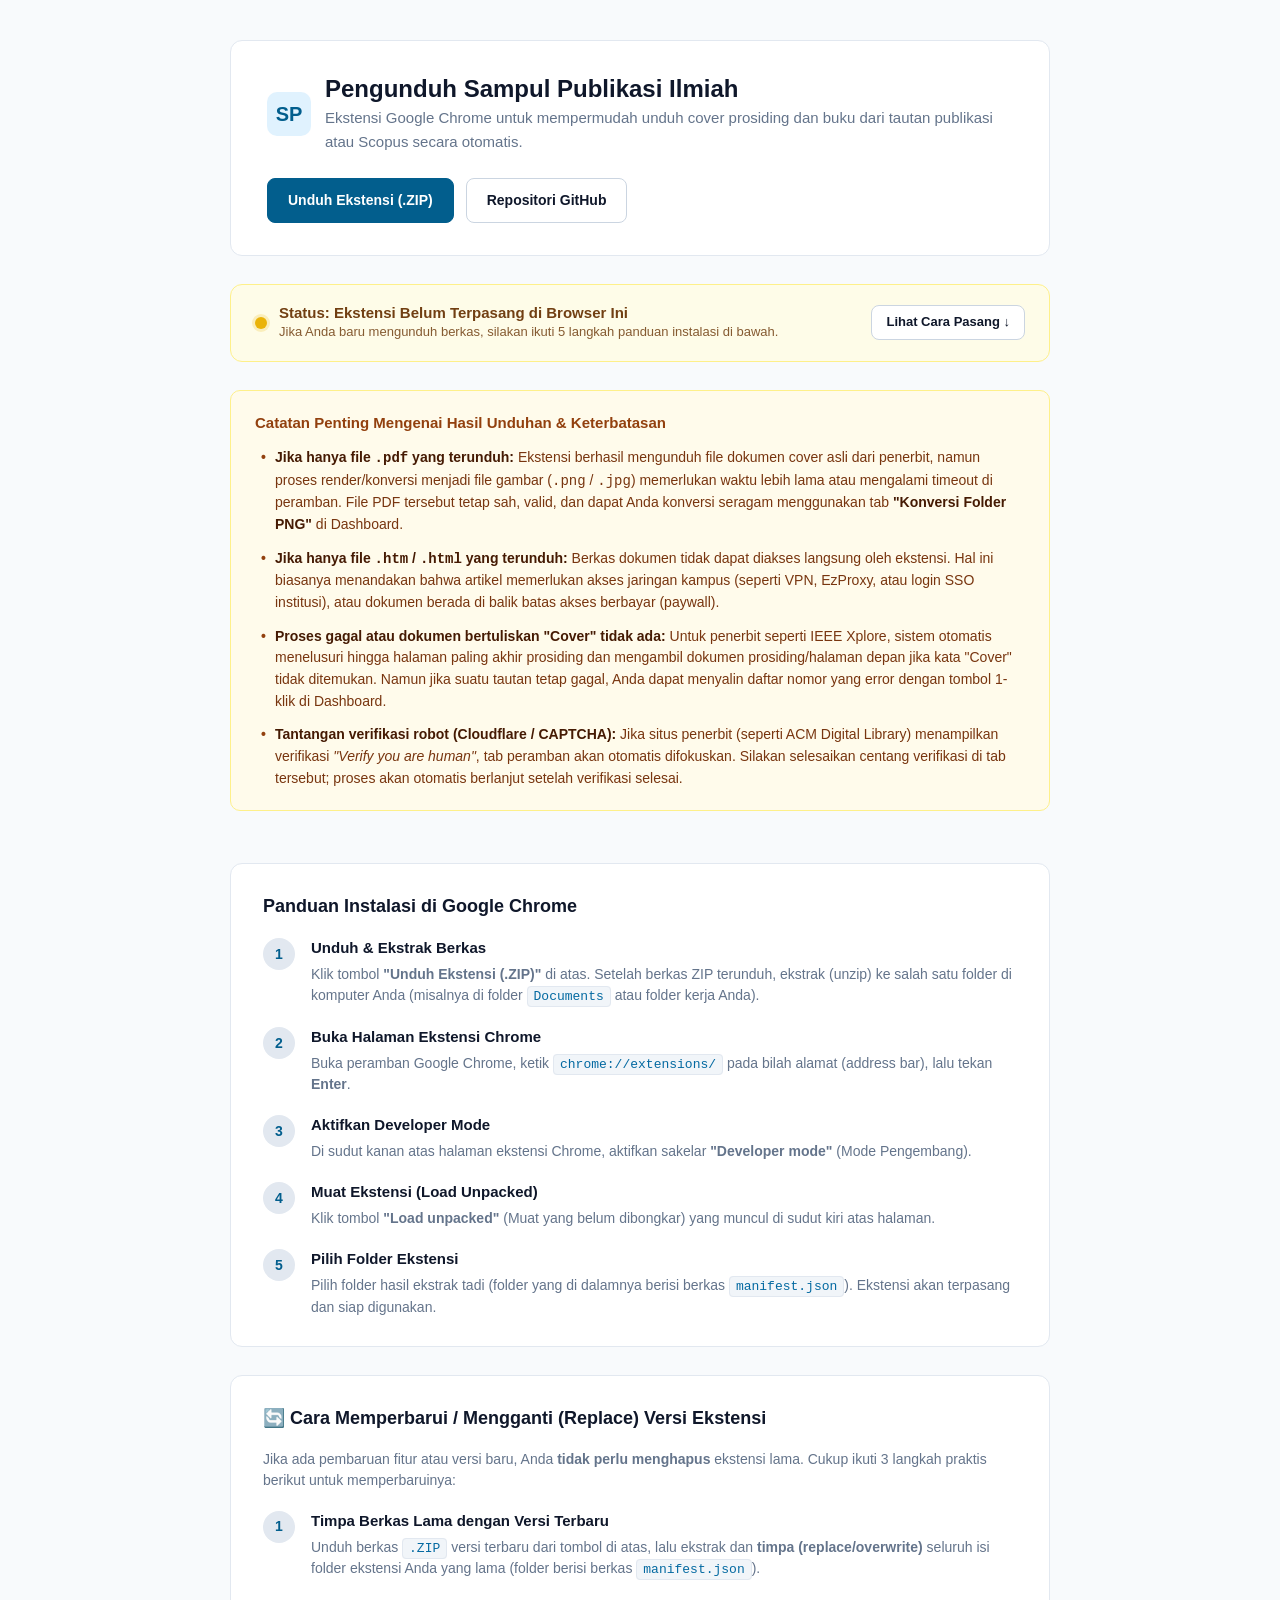
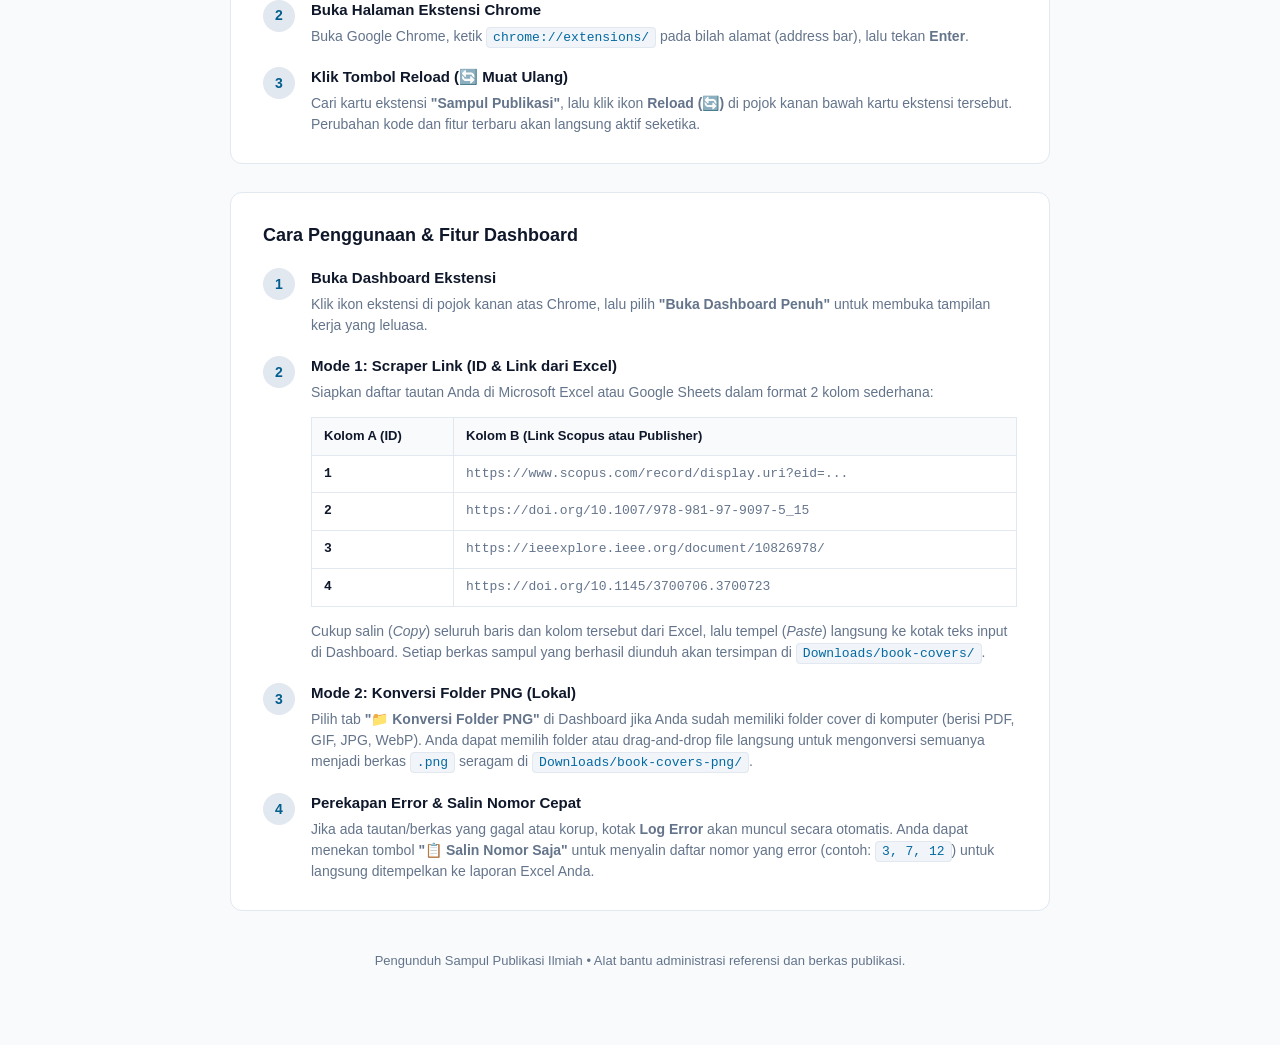
<file: index.html>
<!DOCTYPE html>
<html lang="id">
<head>
  <meta charset="UTF-8">
  <meta name="viewport" content="width=device-width, initial-scale=1.0">
  <title>Pengunduh Sampul Publikasi - Panduan & Instalasi</title>
  <link rel="icon" type="image/png" href="icons/icon48.png">
  <style>
    :root {
      --primary: #025E8D;
      --primary-hover: #01466a;
      --accent: #0070A8;
      --bg-page: #f8fafc;
      --surface: #ffffff;
      --border: #e2e8f0;
      --border-subtle: #cbd5e1;
      --text-main: #0f172a;
      --text-muted: #64748b;
      --warning-bg: #fffbeb;
      --warning-border: #fef08a;
      --warning-text: #92400e;
      --info-bg: #f0f9ff;
      --info-border: #bae6fd;
      --info-text: #0369a1;
    }

    * {
      box-sizing: border-box;
      margin: 0;
      padding: 0;
    }

    body {
      font-family: -apple-system, BlinkMacSystemFont, 'Segoe UI', Roboto, Helvetica, Arial, sans-serif;
      background-color: var(--bg-page);
      color: var(--text-main);
      line-height: 1.6;
      font-size: 15px;
      padding: 40px 20px 80px;
    }

    .container {
      max-width: 820px;
      margin: 0 auto;
      display: flex;
      flex-direction: column;
      gap: 28px;
    }

    /* Header */
    header {
      background: var(--surface);
      border: 1px solid var(--border);
      border-radius: 12px;
      padding: 32px 36px;
      display: flex;
      flex-direction: column;
      gap: 16px;
    }

    .brand-row {
      display: flex;
      align-items: center;
      gap: 14px;
    }

    .brand-icon {
      width: 44px;
      height: 44px;
      background: #e0f2fe;
      color: var(--primary);
      border-radius: 10px;
      display: flex;
      align-items: center;
      justify-content: center;
      font-weight: 800;
      font-size: 20px;
      flex-shrink: 0;
    }

    h1 {
      font-size: 24px;
      font-weight: 700;
      color: var(--text-main);
      line-height: 1.3;
    }

    .tagline {
      font-size: 15px;
      color: var(--text-muted);
      margin-top: 2px;
    }

    .btn-group {
      display: flex;
      flex-wrap: wrap;
      gap: 12px;
      margin-top: 8px;
    }

    .btn {
      display: inline-flex;
      align-items: center;
      justify-content: center;
      gap: 8px;
      padding: 10px 20px;
      font-size: 14px;
      font-weight: 600;
      border-radius: 8px;
      text-decoration: none;
      cursor: pointer;
      transition: background 0.15s ease, border-color 0.15s ease;
    }

    .btn-primary {
      background: var(--primary);
      color: #ffffff;
      border: 1px solid var(--primary);
    }

    .btn-primary:hover {
      background: var(--primary-hover);
      border-color: var(--primary-hover);
    }

    .btn-secondary {
      background: var(--surface);
      color: var(--text-main);
      border: 1px solid var(--border-subtle);
    }

    .btn-secondary:hover {
      background: #f1f5f9;
      border-color: #94a3b8;
    }

    /* Section Cards */
    .card {
      background: var(--surface);
      border: 1px solid var(--border);
      border-radius: 12px;
      padding: 28px 32px;
    }

    .card-title {
      font-size: 18px;
      font-weight: 700;
      margin-bottom: 16px;
      color: var(--text-main);
      display: flex;
      align-items: center;
      gap: 8px;
    }

    /* Important Notes / Callout */
    .callout {
      background: var(--warning-bg);
      border: 1px solid var(--warning-border);
      border-radius: 10px;
      padding: 20px 24px;
      margin-bottom: 24px;
    }

    .callout-header {
      font-size: 15px;
      font-weight: 700;
      color: var(--warning-text);
      margin-bottom: 12px;
    }

    .note-list {
      list-style: none;
      display: flex;
      flex-direction: column;
      gap: 12px;
    }

    .note-list li {
      font-size: 14px;
      color: #78350f;
      line-height: 1.55;
      padding-left: 20px;
      position: relative;
    }

    .note-list li::before {
      content: "•";
      position: absolute;
      left: 6px;
      font-weight: bold;
      color: var(--warning-text);
    }

    .note-list strong {
      color: #451a03;
    }

    /* Steps */
    .steps-list {
      display: flex;
      flex-direction: column;
      gap: 18px;
    }

    .step-item {
      display: flex;
      gap: 16px;
      align-items: flex-start;
    }

    .step-num {
      width: 32px;
      height: 32px;
      background: #e2e8f0;
      color: var(--primary);
      border-radius: 50%;
      font-weight: 700;
      font-size: 14px;
      display: flex;
      align-items: center;
      justify-content: center;
      flex-shrink: 0;
      margin-top: 2px;
    }

    .step-content h3 {
      font-size: 15px;
      font-weight: 600;
      margin-bottom: 4px;
      color: var(--text-main);
    }

    .step-content p {
      font-size: 14px;
      color: var(--text-muted);
      line-height: 1.5;
    }

    .step-content code {
      background: #f1f5f9;
      border: 1px solid var(--border);
      border-radius: 4px;
      padding: 2px 6px;
      font-size: 13px;
      color: #0369a1;
      font-family: ui-monospace, SFMono-Regular, Menlo, Monaco, Consolas, monospace;
    }

    /* Table format sample */
    .table-sample {
      width: 100%;
      border-collapse: collapse;
      margin: 14px 0;
      font-size: 13px;
    }

    .table-sample th,
    .table-sample td {
      border: 1px solid var(--border);
      padding: 8px 12px;
      text-align: left;
    }

    .table-sample th {
      background: #f8fafc;
      font-weight: 600;
      color: var(--text-main);
    }

    .table-sample td {
      background: #ffffff;
      color: var(--text-muted);
      font-family: ui-monospace, SFMono-Regular, Menlo, Monaco, Consolas, monospace;
    }

    .table-sample td.id-col {
      font-weight: 600;
      color: var(--text-main);
    }

    /* Status Card Deteksi Ekstensi */
    .status-card {
      border-radius: 12px;
      padding: 18px 24px;
      display: flex;
      align-items: center;
      justify-content: space-between;
      gap: 16px;
      flex-wrap: wrap;
      transition: all 0.3s ease;
    }

    .status-card.uninstalled {
      background: #fefce8;
      border: 1px solid #fef08a;
      color: #713f12;
    }

    .status-card.installed {
      background: #f0fdf4;
      border: 1px solid #bbf7d0;
      color: #14532d;
    }

    .status-info {
      display: flex;
      align-items: center;
      gap: 12px;
    }

    .status-badge-dot {
      width: 12px;
      height: 12px;
      border-radius: 50%;
      flex-shrink: 0;
    }

    .uninstalled .status-badge-dot {
      background: #eab308;
      box-shadow: 0 0 0 3px rgba(234, 179, 8, 0.2);
    }

    .installed .status-badge-dot {
      background: #22c55e;
      box-shadow: 0 0 0 3px rgba(34, 197, 94, 0.2);
    }

    .status-title {
      font-size: 15px;
      font-weight: 700;
      line-height: 1.3;
    }

    .status-sub {
      font-size: 13px;
      opacity: 0.85;
    }

    .btn-success {
      background: #16a34a;
      color: #ffffff;
      border: 1px solid #16a34a;
    }

    .btn-success:hover {
      background: #15803d;
      border-color: #15803d;
    }

    /* Footer */
    footer {
      text-align: center;
      font-size: 13px;
      color: var(--text-muted);
      padding-top: 12px;
    }
  </style>
</head>
<body>

  <div class="container">

    <!-- Header Section -->
    <header>
      <div class="brand-row">
        <div class="brand-icon">SP</div>
        <div>
          <h1>Pengunduh Sampul Publikasi Ilmiah</h1>
          <p class="tagline">Ekstensi Google Chrome untuk mempermudah unduh cover prosiding dan buku dari tautan publikasi atau Scopus secara otomatis.</p>
        </div>
      </div>

      <div class="btn-group">
        <a href="https://github.com/atiohaidar/sampul-publikasi/archive/refs/heads/master.zip" class="btn btn-primary" download>
          Unduh Ekstensi (.ZIP)
        </a>
        <a href="https://github.com/atiohaidar/sampul-publikasi" target="_blank" rel="noopener noreferrer" class="btn btn-secondary">
          Repositori GitHub
        </a>
      </div>
    </header>

    <!-- Banner Deteksi Status Ekstensi -->
    <div id="extensionStatusBanner" class="status-card uninstalled">
      <div class="status-info">
        <div class="status-badge-dot"></div>
        <div>
          <div id="statusTitleText" class="status-title">Status: Ekstensi Belum Terpasang di Browser Ini</div>
          <div id="statusSubText" class="status-sub">Jika Anda baru mengunduh berkas, silakan ikuti 5 langkah panduan instalasi di bawah.</div>
        </div>
      </div>
      <div id="statusActionArea">
        <a href="#installationSection" class="btn btn-secondary" style="font-size: 13px; padding: 6px 14px;">
          Lihat Cara Pasang ↓
        </a>
      </div>
    </div>

    <!-- Catatan Penting -->
    <div class="callout">
      <div class="callout-header">Catatan Penting Mengenai Hasil Unduhan & Keterbatasan</div>
      <ul class="note-list">
        <li>
          <strong>Jika hanya file <code>.pdf</code> yang terunduh:</strong> Ekstensi berhasil mengunduh file dokumen cover asli dari penerbit, namun proses render/konversi menjadi file gambar (<code>.png</code> / <code>.jpg</code>) memerlukan waktu lebih lama atau mengalami timeout di peramban. File PDF tersebut tetap sah, valid, dan dapat Anda konversi seragam menggunakan tab <strong>"Konversi Folder PNG"</strong> di Dashboard.
        </li>
        <li>
          <strong>Jika hanya file <code>.htm</code> / <code>.html</code> yang terunduh:</strong> Berkas dokumen tidak dapat diakses langsung oleh ekstensi. Hal ini biasanya menandakan bahwa artikel memerlukan akses jaringan kampus (seperti VPN, EzProxy, atau login SSO institusi), atau dokumen berada di balik batas akses berbayar (paywall).
        </li>
        <li>
          <strong>Proses gagal atau dokumen bertuliskan "Cover" tidak ada:</strong> Untuk penerbit seperti IEEE Xplore, sistem otomatis menelusuri hingga halaman paling akhir prosiding dan mengambil dokumen prosiding/halaman depan jika kata "Cover" tidak ditemukan. Namun jika suatu tautan tetap gagal, Anda dapat menyalin daftar nomor yang error dengan tombol 1-klik di Dashboard.
        </li>
        <li>
          <strong>Tantangan verifikasi robot (Cloudflare / CAPTCHA):</strong> Jika situs penerbit (seperti ACM Digital Library) menampilkan verifikasi <em>"Verify you are human"</em>, tab peramban akan otomatis difokuskan. Silakan selesaikan centang verifikasi di tab tersebut; proses akan otomatis berlanjut setelah verifikasi selesai.
        </li>
      </ul>
    </div>

    <!-- Panduan Instalasi -->
    <section class="card" id="installationSection">
      <h2 class="card-title">Panduan Instalasi di Google Chrome</h2>
      <div class="steps-list">
        <div class="step-item">
          <div class="step-num">1</div>
          <div class="step-content">
            <h3>Unduh & Ekstrak Berkas</h3>
            <p>Klik tombol <strong>"Unduh Ekstensi (.ZIP)"</strong> di atas. Setelah berkas ZIP terunduh, ekstrak (unzip) ke salah satu folder di komputer Anda (misalnya di folder <code>Documents</code> atau folder kerja Anda).</p>
          </div>
        </div>

        <div class="step-item">
          <div class="step-num">2</div>
          <div class="step-content">
            <h3>Buka Halaman Ekstensi Chrome</h3>
            <p>Buka peramban Google Chrome, ketik <code>chrome://extensions/</code> pada bilah alamat (address bar), lalu tekan <strong>Enter</strong>.</p>
          </div>
        </div>

        <div class="step-item">
          <div class="step-num">3</div>
          <div class="step-content">
            <h3>Aktifkan Developer Mode</h3>
            <p>Di sudut kanan atas halaman ekstensi Chrome, aktifkan sakelar <strong>"Developer mode"</strong> (Mode Pengembang).</p>
          </div>
        </div>

        <div class="step-item">
          <div class="step-num">4</div>
          <div class="step-content">
            <h3>Muat Ekstensi (Load Unpacked)</h3>
            <p>Klik tombol <strong>"Load unpacked"</strong> (Muat yang belum dibongkar) yang muncul di sudut kiri atas halaman.</p>
          </div>
        </div>

        <div class="step-item">
          <div class="step-num">5</div>
          <div class="step-content">
            <h3>Pilih Folder Ekstensi</h3>
            <p>Pilih folder hasil ekstrak tadi (folder yang di dalamnya berisi berkas <code>manifest.json</code>). Ekstensi akan terpasang dan siap digunakan.</p>
          </div>
        </div>
      </div>
    </section>

    <!-- Panduan Pembaruan / Replace Ekstensi -->
    <section class="card">
      <h2 class="card-title">🔄 Cara Memperbarui / Mengganti (Replace) Versi Ekstensi</h2>
      <p style="font-size: 14px; color: var(--text-muted); margin-bottom: 18px; line-height: 1.5;">
        Jika ada pembaruan fitur atau versi baru, Anda <strong>tidak perlu menghapus</strong> ekstensi lama. Cukup ikuti 3 langkah praktis berikut untuk memperbaruinya:
      </p>

      <div class="steps-list">
        <div class="step-item">
          <div class="step-num">1</div>
          <div class="step-content">
            <h3>Timpa Berkas Lama dengan Versi Terbaru</h3>
            <p>Unduh berkas <code>.ZIP</code> versi terbaru dari tombol di atas, lalu ekstrak dan <strong>timpa (replace/overwrite)</strong> seluruh isi folder ekstensi Anda yang lama (folder berisi berkas <code>manifest.json</code>).</p>
          </div>
        </div>

        <div class="step-item">
          <div class="step-num">2</div>
          <div class="step-content">
            <h3>Buka Halaman Ekstensi Chrome</h3>
            <p>Buka Google Chrome, ketik <code>chrome://extensions/</code> pada bilah alamat (address bar), lalu tekan <strong>Enter</strong>.</p>
          </div>
        </div>

        <div class="step-item">
          <div class="step-num">3</div>
          <div class="step-content">
            <h3>Klik Tombol Reload (🔄 Muat Ulang)</h3>
            <p>Cari kartu ekstensi <strong>"Sampul Publikasi"</strong>, lalu klik ikon <strong>Reload (🔄)</strong> di pojok kanan bawah kartu ekstensi tersebut. Perubahan kode dan fitur terbaru akan langsung aktif seketika.</p>
          </div>
        </div>
      </div>
    </section>

    <!-- Panduan Penggunaan -->
    <section class="card">
      <h2 class="card-title">Cara Penggunaan & Fitur Dashboard</h2>
      <div class="steps-list">
        <div class="step-item">
          <div class="step-num">1</div>
          <div class="step-content">
            <h3>Buka Dashboard Ekstensi</h3>
            <p>Klik ikon ekstensi di pojok kanan atas Chrome, lalu pilih <strong>"Buka Dashboard Penuh"</strong> untuk membuka tampilan kerja yang leluasa.</p>
          </div>
        </div>

        <div class="step-item">
          <div class="step-num">2</div>
          <div class="step-content">
            <h3>Mode 1: Scraper Link (ID & Link dari Excel)</h3>
            <p>Siapkan daftar tautan Anda di Microsoft Excel atau Google Sheets dalam format 2 kolom sederhana:</p>
            
            <table class="table-sample">
              <thead>
                <tr>
                  <th>Kolom A (ID)</th>
                  <th>Kolom B (Link Scopus atau Publisher)</th>
                </tr>
              </thead>
              <tbody>
                <tr>
                  <td class="id-col">1</td>
                  <td>https://www.scopus.com/record/display.uri?eid=...</td>
                </tr>
                <tr>
                  <td class="id-col">2</td>
                  <td>https://doi.org/10.1007/978-981-97-9097-5_15</td>
                </tr>
                <tr>
                  <td class="id-col">3</td>
                  <td>https://ieeexplore.ieee.org/document/10826978/</td>
                </tr>
                <tr>
                  <td class="id-col">4</td>
                  <td>https://doi.org/10.1145/3700706.3700723</td>
                </tr>
              </tbody>
            </table>

            <p>Cukup salin (<em>Copy</em>) seluruh baris dan kolom tersebut dari Excel, lalu tempel (<em>Paste</em>) langsung ke kotak teks input di Dashboard. Setiap berkas sampul yang berhasil diunduh akan tersimpan di <code>Downloads/book-covers/</code>.</p>
          </div>
        </div>

        <div class="step-item">
          <div class="step-num">3</div>
          <div class="step-content">
            <h3>Mode 2: Konversi Folder PNG (Lokal)</h3>
            <p>Pilih tab <strong>"📁 Konversi Folder PNG"</strong> di Dashboard jika Anda sudah memiliki folder cover di komputer (berisi PDF, GIF, JPG, WebP). Anda dapat memilih folder atau drag-and-drop file langsung untuk mengonversi semuanya menjadi berkas <code>.png</code> seragam di <code>Downloads/book-covers-png/</code>.</p>
          </div>
        </div>

        <div class="step-item">
          <div class="step-num">4</div>
          <div class="step-content">
            <h3>Perekapan Error & Salin Nomor Cepat</h3>
            <p>Jika ada tautan/berkas yang gagal atau korup, kotak <strong>Log Error</strong> akan muncul secara otomatis. Anda dapat menekan tombol <strong>"📋 Salin Nomor Saja"</strong> untuk menyalin daftar nomor yang error (contoh: <code>3, 7, 12</code>) untuk langsung ditempelkan ke laporan Excel Anda.</p>
          </div>
        </div>
      </div>
    </section>

    <footer>
      <p>Pengunduh Sampul Publikasi Ilmiah &bull; Alat bantu administrasi referensi dan berkas publikasi.</p>
    </footer>

  </div>

  <!-- Script Deteksi Ekstensi -->
  <script>
    (function() {
      const banner = document.getElementById('extensionStatusBanner');
      const titleText = document.getElementById('statusTitleText');
      const subText = document.getElementById('statusSubText');
      const actionArea = document.getElementById('statusActionArea');

      function updateStatus(detail) {
        if (!banner) return;
        banner.className = 'status-card installed';
        const ver = (detail && detail.version) ? detail.version : '1.1.0';
        titleText.innerHTML = 'Status: ✓ Ekstensi Sampul Publikasi Terpasang & Aktif (v' + ver + ')';
        subText.innerText = 'Ekstensi siap digunakan! Anda dapat langsung membuka Dashboard Scraper penuh.';
        
        let dashUrl = (detail && detail.dashboardUrl) ? detail.dashboardUrl : 'dashboard/dashboard.html';
        actionArea.innerHTML = '<a href="' + dashUrl + '" target="_blank" class="btn btn-success" style="font-size: 13px; padding: 8px 16px;">🚀 Buka Dashboard Scraper</a>';
      }

      // 1. Cek via atribut HTML jika content script sudah berjalan lebih awal
      if (document.documentElement.getAttribute('data-extension-installed') === 'true') {
        const ver = document.documentElement.getAttribute('data-extension-version') || '1.1.0';
        updateStatus({ version: ver });
      }

      // 2. Dengarkan CustomEvent dari content script detector.js
      window.addEventListener('SAMPUL_PUBLIKASI_INSTALLED', function(e) {
        updateStatus(e.detail || {});
      });
    })();
  </script>

</body>
</html>
</file>
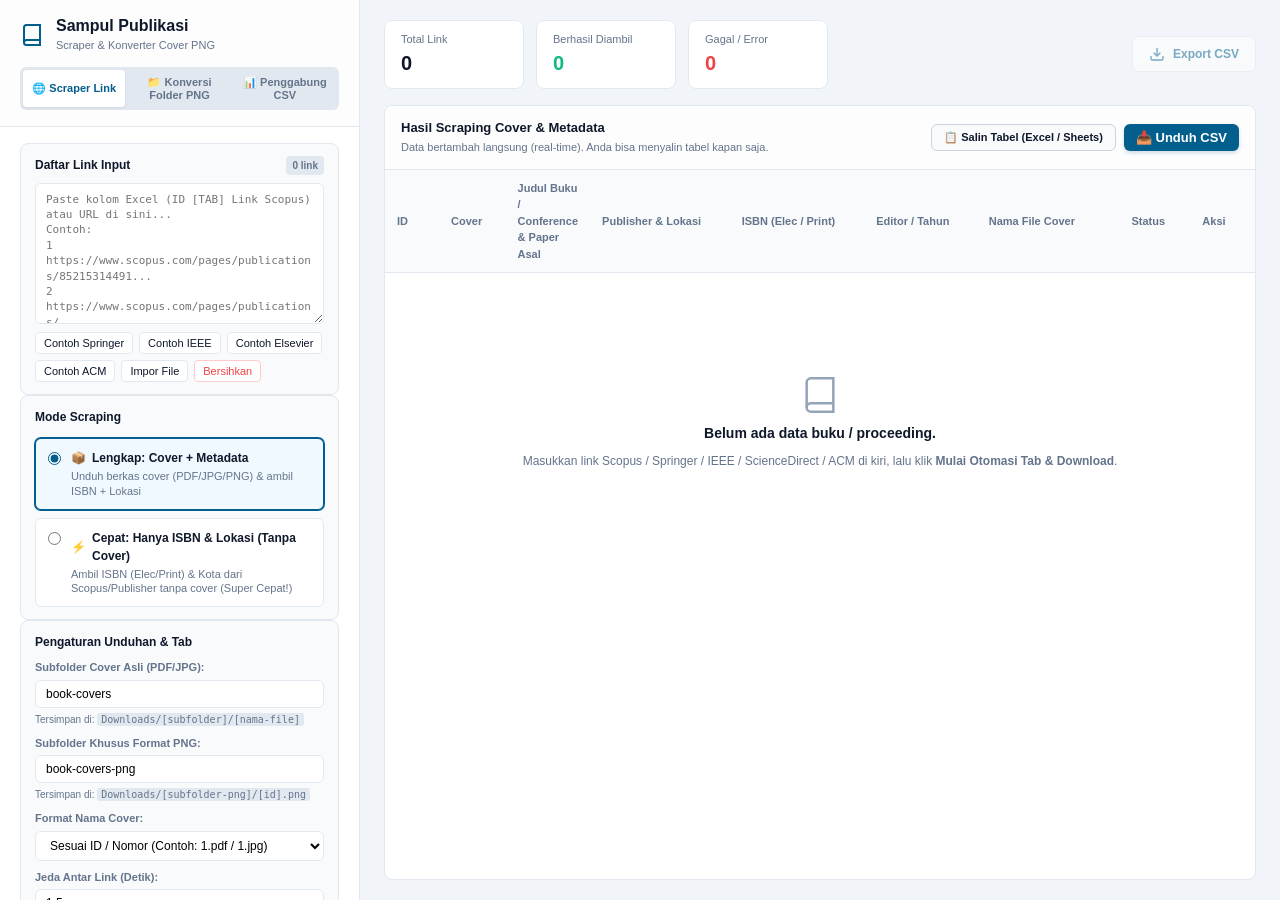
<file: dashboard/dashboard.html>
<!DOCTYPE html>
<html lang="id">
<head>
  <meta charset="UTF-8">
  <meta name="viewport" content="width=device-width, initial-scale=1.0">
  <title>Scopus, Springer & IEEE Scraper Dashboard</title>
  <link rel="stylesheet" href="dashboard.css">
</head>
<body>
  <div class="dashboard-layout">
    <!-- Sidebar / Config Panel -->
    <aside class="sidebar">
      <div class="sidebar-header">
        <div class="logo">
          <svg width="24" height="24" viewBox="0 0 24 24" fill="none" stroke="currentColor" stroke-width="2">
            <path d="M4 19.5A2.5 2.5 0 0 1 6.5 17H20"></path>
            <path d="M6.5 2H20v20H6.5A2.5 2.5 0 0 1 4 19.5v-15A2.5 2.5 0 0 1 6.5 2z"></path>
          </svg>
          <div>
            <h2>Sampul Publikasi</h2>
            <span class="subtitle">Scraper & Konverter Cover PNG</span>
          </div>
        </div>
        <div class="mode-tabs">
          <button id="tabBtnScraper" class="mode-tab-btn active" type="button">
            🌐 Scraper Link
          </button>
          <button id="tabBtnConverter" class="mode-tab-btn" type="button">
            📁 Konversi Folder PNG
          </button>
          <button id="tabBtnMerger" class="mode-tab-btn" type="button">
            📊 Penggabung CSV
          </button>
        </div>
      </div>

      <div class="sidebar-content">
        <!-- TAB 1: Panel Scraper Link -->
        <div id="sidebarScraperPanel" class="sidebar-tab-content">
          <!-- URLs Input Area -->
          <div class="panel-box">
            <div class="panel-header">
              <label for="dashUrlInput">Daftar Link Input</label>
              <span id="dashUrlCount" class="badge">0 link</span>
            </div>
            <textarea 
              id="dashUrlInput" 
              placeholder="Paste kolom Excel (ID [TAB] Link Scopus) atau URL di sini...&#10;Contoh:&#10;1	https://www.scopus.com/pages/publications/85215314491...&#10;2	https://www.scopus.com/pages/publications/...&#10;&#10;* Nama file cover (JPG / PDF) otomatis dinamai sesuai ID!"
              rows="8"
            ></textarea>
            <div class="input-actions">
              <button id="btnDashSample" class="btn-sm btn-ghost" type="button">Contoh Springer</button>
              <button id="btnDashSampleIeee" class="btn-sm btn-ghost" type="button">Contoh IEEE</button>
              <button id="btnDashSampleSd" class="btn-sm btn-ghost" type="button">Contoh Elsevier</button>
              <button id="btnDashSampleAcm" class="btn-sm btn-ghost" type="button">Contoh ACM</button>
              <button id="btnDashImportFile" class="btn-sm btn-ghost" type="button">Impor File</button>
              <input type="file" id="fileInputTxt" accept=".txt,.csv" style="display: none;">
              <button id="btnDashClear" class="btn-sm btn-ghost-danger" type="button">Bersihkan</button>
            </div>
          </div>

          <!-- Pilihan Mode Scraping: Cover vs Hanya ISBN & Kota -->
          <div class="panel-box">
            <h3 class="panel-title">Mode Scraping</h3>
            <div class="dash-mode-options">
              <label class="dash-mode-card" id="dashCardFull">
                <input type="radio" name="dashScrapeMode" id="dashModeFull" value="full" checked>
                <div class="dash-mode-info">
                  <div class="dash-mode-title">
                    <span class="mode-icon">📦</span>
                    <strong>Lengkap: Cover + Metadata</strong>
                  </div>
                  <p class="dash-mode-desc">Unduh berkas cover (PDF/JPG/PNG) & ambil ISBN + Lokasi</p>
                </div>
              </label>

              <label class="dash-mode-card" id="dashCardMetaOnly">
                <input type="radio" name="dashScrapeMode" id="dashModeMetaOnly" value="meta_only">
                <div class="dash-mode-info">
                  <div class="dash-mode-title">
                    <span class="mode-icon">⚡</span>
                    <strong>Cepat: Hanya ISBN & Lokasi (Tanpa Cover)</strong>
                  </div>
                  <p class="dash-mode-desc">Ambil ISBN (Elec/Print) & Kota dari Scopus/Publisher tanpa cover (Super Cepat!)</p>
                </div>
              </label>
            </div>
          </div>

          <!-- Download & Naming Settings -->
          <div class="panel-box" id="dashSettingsPanelBox">
            <h3 class="panel-title">Pengaturan Unduhan & Tab</h3>
            
            <div class="form-item" id="dashFormItemSubfolder">
              <label for="dashSubfolder">Subfolder Cover Asli (PDF/JPG):</label>
              <input type="text" id="dashSubfolder" value="book-covers" placeholder="book-covers">
              <span class="hint">Tersimpan di: <code>Downloads/[subfolder]/[nama-file]</code></span>
            </div>

            <div class="form-item" id="formItemSubfolderPng">
              <label for="dashSubfolderPng">Subfolder Khusus Format PNG:</label>
              <input type="text" id="dashSubfolderPng" value="book-covers-png" placeholder="book-covers-png">
              <span class="hint">Tersimpan di: <code>Downloads/[subfolder-png]/[id].png</code></span>
            </div>

            <div class="form-item" id="dashFormItemNaming">
              <label for="dashNamingPattern">Format Nama Cover:</label>
              <select id="dashNamingPattern">
                <option value="id_only" selected>Sesuai ID / Nomor (Contoh: 1.pdf / 1.jpg)</option>
                <option value="title">Judul Buku / Conference Saja</option>
                <option value="isbn_title">[ISBN/ID] Judul Buku / Conference</option>
                <option value="index_title">001 - Judul Buku / Conference</option>
              </select>
            </div>

            <div class="form-item">
              <label for="dashDelay">Jeda Antar Link (Detik):</label>
              <input type="number" id="dashDelay" value="1.5" min="0.5" max="10" step="0.5">
              <span class="hint">Waktu tunggu sebelum membuka link berikutnya</span>
            </div>

            <div class="form-checkboxes">
              <label class="chk-label" style="font-weight: 600; color: #025e8d;">
                <input type="checkbox" id="dashChkActiveTab" checked>
                <span>Fokuskan Tab (Ikuti proses pembukaan tab secara visual)</span>
              </label>
              <label class="chk-label" id="dashChkPngFolderLabel" style="font-weight: 600; color: #059669;">
                <input type="checkbox" id="dashChkPngFolder" checked>
                <span>Buat Folder Khusus Lampiran PNG (.png)</span>
              </label>
              <label class="chk-label" id="dashChkCoversLabel">
                <input type="checkbox" id="dashChkCovers" checked>
                <span>Download Berkas Cover Asli (PDF / JPG / GIF)</span>
              </label>
              <label class="chk-label">
                <input type="checkbox" id="dashChkAutoCsv" checked>
                <span>Download File CSV Otomatis Saat Selesai</span>
              </label>
            </div>
          </div>

          <!-- Action Buttons -->
          <div class="action-panel">
            <button id="btnDashStart" class="btn-primary" type="button">
              <svg width="18" height="18" viewBox="0 0 24 24" fill="none" stroke="currentColor" stroke-width="2">
                <polygon points="5 3 19 12 5 21 5 3"></polygon>
              </svg>
              <span id="dashStartText">Mulai Otomasi Tab & Download</span>
            </button>
            <button id="btnDashSkip" class="btn-warning hidden" type="button" title="Lewati link yang sedang berjalan dan langsung lanjut ke link berikutnya">
              <svg width="16" height="16" viewBox="0 0 24 24" fill="none" stroke="currentColor" stroke-width="2">
                <polygon points="5 4 15 12 5 20 5 4"></polygon>
                <line x1="19" y1="5" x2="19" y2="19"></line>
              </svg>
              <span>Lewati</span>
            </button>
            <button id="btnDashStop" class="btn-danger hidden" type="button">
              <svg width="16" height="16" viewBox="0 0 24 24" fill="none" stroke="currentColor" stroke-width="2">
                <rect x="6" y="6" width="12" height="12"></rect>
              </svg>
              <span>Hentikan</span>
            </button>
            <button id="btnDashRetryFailed" class="btn-warning hidden" type="button" style="width: 100%; margin-top: 6px;">
              <svg width="16" height="16" viewBox="0 0 24 24" fill="none" stroke="currentColor" stroke-width="2">
                <polyline points="1 4 1 10 7 10"></polyline>
                <path d="M3.51 15a9 9 0 1 0 2.13-9.36L1 10"></path>
              </svg>
              <span id="dashRetryText">Coba Lagi yang Gagal</span>
            </button>
          </div>
        </div>

        <!-- TAB 2: Panel Konverter Folder PNG -->
        <div id="sidebarConverterPanel" class="sidebar-tab-content hidden">
          <!-- Folder Selection Area -->
          <div class="panel-box">
            <div class="panel-header">
              <label>Pilih Folder Berkas Cover</label>
              <span id="convFileCountBadge" class="badge">0 file</span>
            </div>
            <p style="font-size:11px;color:var(--text-muted);margin:4px 0 8px 0;line-height:1.4;">
              Pilih folder cover yang sudah ada di komputer Anda (PDF, GIF, JPG, dll.) untuk dikonversi menjadi format PNG yang seragam.
            </p>
            <div style="display:flex;flex-direction:column;gap:8px;">
              <button id="btnPickFolder" class="btn-primary" type="button" style="justify-content:center;">
                <svg width="16" height="16" viewBox="0 0 24 24" fill="none" stroke="currentColor" stroke-width="2">
                  <path d="M22 19a2 2 0 0 1-2 2H4a2 2 0 0 1-2-2V5a2 2 0 0 1 2-2h5l2 3h9a2 2 0 0 1 2 2z"></path>
                </svg>
                <span>Pilih Folder Cover (Lokal)</span>
              </button>
              <input type="file" id="inputFolderFiles" webkitdirectory directory multiple style="display:none;">

              <button id="btnPickFiles" class="btn-sm btn-ghost" type="button" style="justify-content:center;padding:7px 10px;">
                📄 Atau Pilih File Sekaligus
              </button>
              <input type="file" id="inputFileList" multiple accept=".pdf,.jpg,.jpeg,.gif,.webp,.png" style="display:none;">
            </div>
          </div>

          <!-- Target Subfolder Settings -->
          <div class="panel-box">
            <h3 class="panel-title">Folder Tujuan Hasil PNG</h3>
            <div class="form-item">
              <label for="convTargetSubfolder">Nama Subfolder:</label>
              <input type="text" id="convTargetSubfolder" value="book-covers-png" placeholder="book-covers-png">
              <span class="hint">Disimpan di: <code>Downloads/[subfolder]/[nomor].png</code></span>
            </div>
            <div style="background:#f1f5f9;padding:10px 12px;border-radius:6px;font-size:11px;border:1px solid var(--border);margin-top:4px;">
              <div><b>Total Berkas Terpilih:</b> <span id="convStatTotal">0 berkas</span></div>
              <div style="color:var(--text-muted);font-size:10px;margin-top:3px;" id="convStatBreakdown">
                PDF: 0 | GIF: 0 | JPG/WebP: 0
              </div>
            </div>
          </div>

          <!-- Action Buttons Converter -->
          <div class="action-panel">
            <button id="btnStartConvert" class="btn-primary" type="button" style="background:#059669;" disabled>
              <svg width="18" height="18" viewBox="0 0 24 24" fill="none" stroke="currentColor" stroke-width="2">
                <polygon points="5 3 19 12 5 21 5 3"></polygon>
              </svg>
              <span>Mulai Konversi ke PNG</span>
            </button>
            <button id="btnStopConvert" class="btn-danger hidden" type="button">
              <svg width="16" height="16" viewBox="0 0 24 24" fill="none" stroke="currentColor" stroke-width="2">
                <rect x="6" y="6" width="12" height="12"></rect>
              </svg>
              <span>Hentikan</span>
            </button>
            <button id="btnClearConvert" class="btn-sm btn-ghost-danger" type="button" style="width:100%;margin-top:4px;">
              Reset Pilihan Berkas
            </button>
          </div>
        </div>

        <!-- TAB 3: Panel Penggabung CSV -->
        <div id="sidebarMergerPanel" class="sidebar-tab-content hidden">
          <div class="panel-box">
            <h3 class="panel-title">Pilih File CSV yang Ingin Digabung</h3>
            <p style="font-size:11px;color:var(--text-muted);margin:4px 0 8px 0;line-height:1.4;">
              Pilih beberapa berkas CSV hasil scraper sebelumnya untuk digabungkan menjadi 1 file & 1 tabel utuh.
            </p>
            <div style="display:flex;flex-direction:column;gap:8px;">
              <button id="btnPickCsvFiles" class="btn-primary" type="button" style="justify-content:center;background:#025e8d;">
                <svg width="16" height="16" viewBox="0 0 24 24" fill="none" stroke="currentColor" stroke-width="2">
                  <path d="M14 2H6a2 2 0 0 0-2 2v16a2 2 0 0 0 2 2h12a2 2 0 0 0 2-2V8z"></path>
                  <polyline points="14 2 14 8 20 8"></polyline>
                </svg>
                <span>Pilih Berkas CSV (.csv)</span>
              </button>
              <input type="file" id="inputCsvFileList" multiple accept=".csv" style="display:none;">
            </div>
            <div style="background:#f1f5f9;padding:10px 12px;border-radius:6px;font-size:11px;border:1px solid var(--border);margin-top:10px;">
              <div><b>Total File Terpilih:</b> <span id="mergerStatFiles">0 file</span></div>
              <div style="color:var(--text-muted);font-size:10px;margin-top:3px;" id="mergerStatBreakdown">
                Siap digabungkan
              </div>
            </div>
          </div>

          <div class="panel-box">
            <h3 class="panel-title">Opsi Penggabungan</h3>
            <div class="form-checkboxes">
              <label class="chk-label" style="font-weight: 600; color: #025e8d;">
                <input type="checkbox" id="chkDeduplicateCsv" checked>
                <span>Hapus Duplikat (Gagal Dibuang, Berhasil Diprioritaskan)</span>
              </label>
              <label class="chk-label" style="font-weight: 600; color: #059669;">
                <input type="checkbox" id="chkSortCsv" checked>
                <span>Urutkan Rapi Berdasarkan Nomor / ID</span>
              </label>
            </div>
          </div>

          <div class="action-panel">
            <button id="btnMergeCsv" class="btn-primary" type="button" style="background:#025e8d;" disabled>
              <span>📊 Gabungkan CSV</span>
            </button>
            <button id="btnDownloadMergedCsv" class="btn-secondary" type="button" style="width:100%;margin-top:6px;" disabled>
              <span>📥 Download CSV Gabungan</span>
            </button>
            <button id="btnCopyMergedTableExcel" class="btn-secondary" type="button" style="width:100%;margin-top:6px;background:#f0fdf4;border-color:#bbf7d0;color:#15803d;font-weight:700;" disabled>
              <span>📋 Salin Tabel (Siap Paste di Excel)</span>
            </button>
            <button id="btnClearMerger" class="btn-sm btn-ghost-danger" type="button" style="width:100%;margin-top:6px;">
              Reset Penggabung
            </button>
          </div>
        </div>
      </div>
    </aside>

    <!-- Main Board Area -->
    <main class="main-board">
      <!-- TAB 1: Main Board Scraper Link -->
      <div id="mainScraperBoard" class="main-tab-content">
        <!-- Status & Metrics Header -->
        <section class="metrics-bar">
          <div class="metric-card">
            <span class="m-label">Total Link</span>
            <span class="m-val" id="metricTotal">0</span>
          </div>
          <div class="metric-card metric-success">
            <span class="m-label">Berhasil Diambil</span>
            <span class="m-val" id="metricSuccess">0</span>
          </div>
          <div class="metric-card metric-failed">
            <span class="m-label">Gagal / Error</span>
            <span class="m-val" id="metricFailed">0</span>
          </div>
          <div class="metric-actions">
            <button id="btnDashExportCsv" class="btn-outline" disabled>
              <svg width="16" height="16" viewBox="0 0 24 24" fill="none" stroke="currentColor" stroke-width="2">
                <path d="M21 15v4a2 2 0 0 1-2 2H5a2 2 0 0 1-2-2v-4"></path>
                <polyline points="7 10 12 15 17 10"></polyline>
                <line x1="12" y1="15" x2="12" y2="3"></line>
              </svg>
              <span>Export CSV</span>
            </button>
          </div>
        </section>

        <!-- Live Progress Bar -->
        <section id="dashProgressBox" class="progress-box hidden">
          <div class="progress-info">
            <span id="dashProgressStatus">Menyiapkan tab browser...</span>
            <span id="dashProgressPercent">0%</span>
          </div>
          <div class="p-track">
            <div id="dashProgressBar" class="p-bar" style="width: 0%;"></div>
          </div>
          <div id="dashLiveDetail" style="font-size:11px;color:var(--text-muted);white-space:nowrap;overflow:hidden;text-overflow:ellipsis;"></div>
        </section>

        <!-- Error Log Box (Muncul otomatis jika ada nomor yang gagal) -->
        <section id="dashErrorBox" class="error-log-box hidden">
          <div class="error-log-header">
            <div class="error-header-title">
              <svg width="22" height="22" viewBox="0 0 24 24" fill="none" stroke="#dc2626" stroke-width="2">
                <path d="m21.73 18-8-14a2 2 0 0 0-3.48 0l-8 14A2 2 0 0 0 4 21h16a2 2 0 0 0 1.73-3Z"></path>
                <line x1="12" y1="9" x2="12" y2="13"></line>
                <line x1="12" y1="17" x2="12.01" y2="17"></line>
              </svg>
              <div>
                <h4 id="dashErrorSummaryTitle">Terdeteksi 0 Link Mengalami Kendala (Gagal)</h4>
                <p class="error-summary-desc">Nomor urut / ID berikut gagal diambil. Gunakan tombol di kanan untuk menyalin nomor atau mencoba kembali.</p>
              </div>
            </div>
            <div class="error-header-actions">
              <button id="btnCopyErrorNumbers" class="btn-copy-action" type="button" title="Salin daftar nomor/ID saja (contoh: 3, 7, 12)">
                📋 Salin Nomor Saja
              </button>
              <button id="btnCopyErrorRows" class="btn-copy-action" type="button" title="Salin daftar ID + Link yang gagal untuk ditempel ke Excel">
                📑 Salin ID + Link
              </button>
              <button id="btnLoadErrorsToInput" class="btn-copy-action btn-copy-primary" type="button" title="Muat ulang hanya link yang gagal ke kotak input di sidebar">
                🔄 Muat ke Kotak Input
              </button>
            </div>
          </div>

          <!-- Ringkasan Nomor Error yang Cepat Dibaca -->
          <div class="error-badges-row">
            <span class="error-badge-label">Daftar Nomor / ID Gagal:</span>
            <div id="dashErrorNumberBadges" class="error-badges-container">
              <!-- Diisi badge nomor secara dinamis -->
            </div>
          </div>

          <!-- Rincian Error Per Link -->
          <details class="error-details-accordion">
            <summary class="error-details-summary">
              <span>Lihat Rincian Penyebab Error Per Link</span>
            </summary>
            <div class="error-details-table-wrap">
              <table class="error-details-table">
                <thead>
                  <tr>
                    <th width="80">No / ID</th>
                    <th>Link Sumber</th>
                    <th>Penyebab Kendala</th>
                  </tr>
                </thead>
                <tbody id="dashErrorTableBody">
                </tbody>
              </table>
            </div>
          </details>
        </section>

        <!-- Data Table Area -->
        <section class="table-container">
          <div class="table-header-row" style="display: flex; justify-content: space-between; align-items: center; flex-wrap: wrap; gap: 8px;">
            <div>
              <h3 style="margin: 0;">Hasil Scraping Cover & Metadata</h3>
              <span class="table-note">Data bertambah langsung (real-time). Anda bisa menyalin tabel kapan saja.</span>
            </div>
            <div style="display: flex; gap: 8px;">
              <button id="btnCopyDashTable" class="btn-sm btn-secondary" type="button" style="display: flex; align-items: center; gap: 5px; font-weight: 600; padding: 6px 12px; background: #f8fafc; border: 1px solid #cbd5e1; cursor: pointer; border-radius: 6px;" title="Salin seluruh baris tabel saat ini ke clipboard untuk ditempel langsung di Excel atau Google Sheets">
                📋 Salin Tabel (Excel / Sheets)
              </button>
              <button id="btnDashExportCsvHeader" class="btn-sm btn-primary" type="button" style="display: flex; align-items: center; gap: 5px; font-weight: 600; padding: 6px 12px; cursor: pointer; border-radius: 6px;" title="Unduh data saat ini sebagai file CSV">
                📥 Unduh CSV
              </button>
            </div>
          </div>
          <div class="table-scroll">
            <table class="data-table">
              <thead>
                <tr>
                  <th width="60">ID</th>
                  <th width="70">Cover</th>
                  <th>Judul Buku / Conference & Paper Asal</th>
                  <th width="160">Publisher & Lokasi</th>
                  <th width="160">ISBN (Elec / Print)</th>
                  <th width="130">Editor / Tahun</th>
                  <th width="170">Nama File Cover</th>
                  <th width="75">Status</th>
                  <th width="70">Aksi</th>
                </tr>
              </thead>
              <tbody id="dashTableBody">
                <tr class="empty-row">
                  <td colspan="9">
                    <div class="empty-state">
                      <svg width="40" height="40" viewBox="0 0 24 24" fill="none" stroke="#94a3b8" stroke-width="1.5">
                        <path d="M4 19.5A2.5 2.5 0 0 1 6.5 17H20"></path>
                        <path d="M6.5 2H20v20H6.5A2.5 2.5 0 0 1 4 19.5v-15A2.5 2.5 0 0 1 6.5 2z"></path>
                      </svg>
                      <p>Belum ada data buku / proceeding.</p>
                      <span>Masukkan link Scopus / Springer / IEEE / ScienceDirect / ACM di kiri, lalu klik <b>Mulai Otomasi Tab & Download</b>.</span>
                    </div>
                  </td>
                </tr>
              </tbody>
            </table>
          </div>
        </section>
      </div>

      <!-- TAB 2: Main Board Konverter Folder PNG -->
      <div id="mainConverterBoard" class="main-tab-content hidden">
        <!-- Status & Metrics Header Converter -->
        <section class="metrics-bar">
          <div class="metric-card">
            <span class="m-label">Total Berkas Terpilih</span>
            <span class="m-val" id="convMetricTotal">0</span>
          </div>
          <div class="metric-card metric-success">
            <span class="m-label">Berhasil Diubah ke PNG</span>
            <span class="m-val" id="convMetricSuccess">0</span>
          </div>
          <div class="metric-card metric-failed">
            <span class="m-label">Gagal / Korup</span>
            <span class="m-val" id="convMetricFailed">0</span>
          </div>
        </section>

        <!-- Live Progress Bar Converter -->
        <section id="convProgressBox" class="progress-box hidden">
          <div class="progress-info">
            <span id="convProgressStatus">Memulai konversi berkas...</span>
            <span id="convProgressPercent">0%</span>
          </div>
          <div class="p-track">
            <div id="convProgressBar" class="p-bar" style="width: 0%; background: #059669;"></div>
          </div>
          <div id="convLiveDetail" style="font-size:11px;color:var(--text-muted);white-space:nowrap;overflow:hidden;text-overflow:ellipsis;"></div>
        </section>

        <!-- Error Log Box Converter (Muncul jika ada file yang gagal) -->
        <section id="convErrorBox" class="error-log-box hidden">
          <div class="error-log-header">
            <div class="error-header-title">
              <svg width="22" height="22" viewBox="0 0 24 24" fill="none" stroke="#dc2626" stroke-width="2">
                <path d="m21.73 18-8-14a2 2 0 0 0-3.48 0l-8 14A2 2 0 0 0 4 21h16a2 2 0 0 0 1.73-3Z"></path>
                <line x1="12" y1="9" x2="12" y2="13"></line>
                <line x1="12" y1="17" x2="12.01" y2="17"></line>
              </svg>
              <div>
                <h4 id="convErrorSummaryTitle">Terdeteksi 0 Berkas / Nomor Mengalami Kendala</h4>
                <p class="error-summary-desc">File di bawah ini tidak dapat dikonversi (misal: PDF korup, halaman HTML error, atau file tidak terbaca). Klik tombol untuk menyalin nomornya.</p>
              </div>
            </div>
            <div class="error-header-actions">
              <button id="btnConvCopyErrorNumbers" class="btn-copy-action" type="button" title="Salin daftar nomor/ID saja (contoh: 3, 7, 12)">
                📋 Salin Nomor Saja
              </button>
              <button id="btnConvCopyErrorDetails" class="btn-copy-action" type="button" title="Salin daftar nama file dan penyebab kegagalan">
                📑 Salin Rincian Error
              </button>
            </div>
          </div>

          <!-- Ringkasan Nomor Error Converter -->
          <div class="error-badges-row">
            <span class="error-badge-label">Daftar Nomor Gagal:</span>
            <div id="convErrorNumberBadges" class="error-badges-container"></div>
          </div>

          <!-- Rincian Error Per File -->
          <details class="error-details-accordion" open>
            <summary class="error-details-summary">
              <span>Lihat Rincian File yang Gagal Dikonversi</span>
            </summary>
            <div class="error-details-table-wrap">
              <table class="error-details-table">
                <thead>
                  <tr>
                    <th width="75">No / ID</th>
                    <th>Nama File Asal</th>
                    <th width="85">Ukuran</th>
                    <th>Penyebab Kendala</th>
                  </tr>
                </thead>
                <tbody id="convErrorTableBody"></tbody>
              </table>
            </div>
          </details>
        </section>

        <!-- Converter Table & Dropzone Area -->
        <section class="table-container">
          <div class="table-header-row">
            <h3>Daftar Berkas & Hasil Konversi PNG</h3>
            <span class="table-note">PDF (Halaman 1) / GIF / JPG / WebP ➔ Diubah Menjadi .PNG di Folder Tujuan</span>
          </div>
          <div class="table-scroll">
            <table class="data-table">
              <thead>
                <tr>
                  <th width="70">No / ID</th>
                  <th width="70">Hasil PNG</th>
                  <th>Nama File Asal</th>
                  <th width="90">Format</th>
                  <th width="100">Ukuran</th>
                  <th width="200">File Hasil PNG</th>
                  <th width="85">Status</th>
                </tr>
              </thead>
              <tbody id="convTableBody">
                <tr class="empty-row" id="convEmptyRow">
                  <td colspan="7">
                    <div class="empty-state" id="convDropzoneArea" style="cursor:pointer;padding:45px 20px;border:2px dashed var(--border);border-radius:12px;margin:20px;transition:all 0.15s ease;">
                      <svg width="48" height="48" viewBox="0 0 24 24" fill="none" stroke="#025E8D" stroke-width="1.5">
                        <path d="M22 19a2 2 0 0 1-2 2H4a2 2 0 0 1-2-2V5a2 2 0 0 1 2-2h5l2 3h9a2 2 0 0 1 2 2z"></path>
                        <polyline points="12 11 12 17"></polyline>
                        <polyline points="9 14 12 11 15 14"></polyline>
                      </svg>
                      <p style="font-size:15px;margin-top:8px;"><b>Seret & Lepas Folder atau File Cover ke Sini</b></p>
                      <span style="color:var(--text-muted);">Atau gunakan tombol <b>"Pilih Folder Cover"</b> di sebelah kiri</span>
                    </div>
                  </td>
                </tr>
              </tbody>
            </table>
          </div>
        </section>
      </div>

      <!-- TAB 3: Main Board Penggabung CSV -->
      <div id="mainMergerBoard" class="main-tab-content hidden">
        <section class="metrics-bar">
          <div class="metric-card">
            <span class="m-label">Total File CSV</span>
            <span class="m-val" id="metricMergerFiles">0</span>
          </div>
          <div class="metric-card metric-success">
            <span class="m-label">Total Baris Tergabung</span>
            <span class="m-val" id="metricMergerRows">0</span>
          </div>
          <div class="metric-card metric-failed">
            <span class="m-label">Duplikat Dibuang</span>
            <span class="m-val" id="metricMergerDuplicates">0</span>
          </div>
          <div class="metric-actions" style="display:flex;gap:8px;">
            <button id="btnBoardCopyExcel" class="btn-outline" style="color:#15803d;border-color:#bbf7d0;background:#f0fdf4;font-weight:700;" disabled>
              <span>📋 Salin Tabel (Format Excel)</span>
            </button>
            <button id="btnBoardExportCsv" class="btn-outline" disabled>
              <span>📥 Download Merged CSV</span>
            </button>
          </div>
        </section>

        <!-- Notification Toast Banner ketika disalin -->
        <div id="mergerToastBanner" class="progress-box hidden" style="background:#f0fdf4;border:1px solid #bbf7d0;color:#166534;margin-bottom:16px;">
          <div style="display:flex;align-items:center;justify-content:space-between;width:100%;">
            <div style="font-weight:700;font-size:13px;display:flex;align-items:center;gap:8px;">
              <span>✅ Tabel berhasil disalin ke Clipboard!</span>
              <span style="font-weight:normal;color:#15803d;">Buka Excel atau Google Sheets lalu tekan Ctrl + V untuk menempelkan data.</span>
            </div>
          </div>
        </div>

        <section class="table-container">
          <div class="table-scroll">
            <table class="data-table">
              <thead id="mergerTableHead">
                <tr>
                  <th width="40">#</th>
                  <th width="50">ID</th>
                  <th>Judul Buku / Proceeding</th>
                  <th>Judul Artikel / Chapter</th>
                  <th width="120">ISBN / ISSN</th>
                  <th width="60">Tahun</th>
                  <th width="150">Publisher</th>
                  <th width="180">Link Scopus</th>
                </tr>
              </thead>
              <tbody id="mergerTableBody">
                <tr class="empty-row" id="mergerEmptyRow">
                  <td colspan="8">
                    <div class="empty-state" id="mergerDropzoneArea" style="cursor:pointer;padding:45px 20px;border:2px dashed var(--border);border-radius:12px;margin:20px;transition:all 0.15s ease;">
                      <svg width="48" height="48" viewBox="0 0 24 24" fill="none" stroke="#025E8D" stroke-width="1.5">
                        <path d="M14 2H6a2 2 0 0 0-2 2v16a2 2 0 0 0 2 2h12a2 2 0 0 0 2-2V8z"></path>
                        <polyline points="14 2 14 8 20 8"></polyline>
                      </svg>
                      <p style="font-size:15px;margin-top:8px;"><b>Seret & Lepas Beberapa File CSV ke Sini</b></p>
                      <span style="color:var(--text-muted);">Atau gunakan tombol <b>"Pilih Berkas CSV"</b> di sebelah kiri untuk menggabungkan</span>
                    </div>
                  </td>
                </tr>
              </tbody>
            </table>
          </div>
        </section>
      </div>
    </main>
  </div>

  <!-- Scripts -->
  <script src="../libs/pdf.min.js"></script>
  <script src="../utils/sanitize.js"></script>
  <script src="../utils/parser.js"></script>
  <script src="../utils/ieee-parser.js"></script>
  <script src="../utils/sciencedirect-parser.js"></script>
  <script src="../utils/acm-parser.js"></script>
  <script src="../utils/spie-parser.js"></script>
  <script src="../utils/igi-parser.js"></script>
  <script src="../utils/ojs-parser.js"></script>
  <script src="../utils/iop-parser.js"></script>
  <script src="../utils/pdf-to-image.js"></script>
  <script src="../utils/isbn-city-extractor.js"></script>
  <script src="../utils/tab-automator.js"></script>
  <script src="../utils/csv-exporter.js"></script>
  <script src="../utils/csv-merger.js"></script>
  <script src="../utils/scraper-engine.js"></script>
  <script src="dashboard.js"></script>
</body>
</html>
</file>
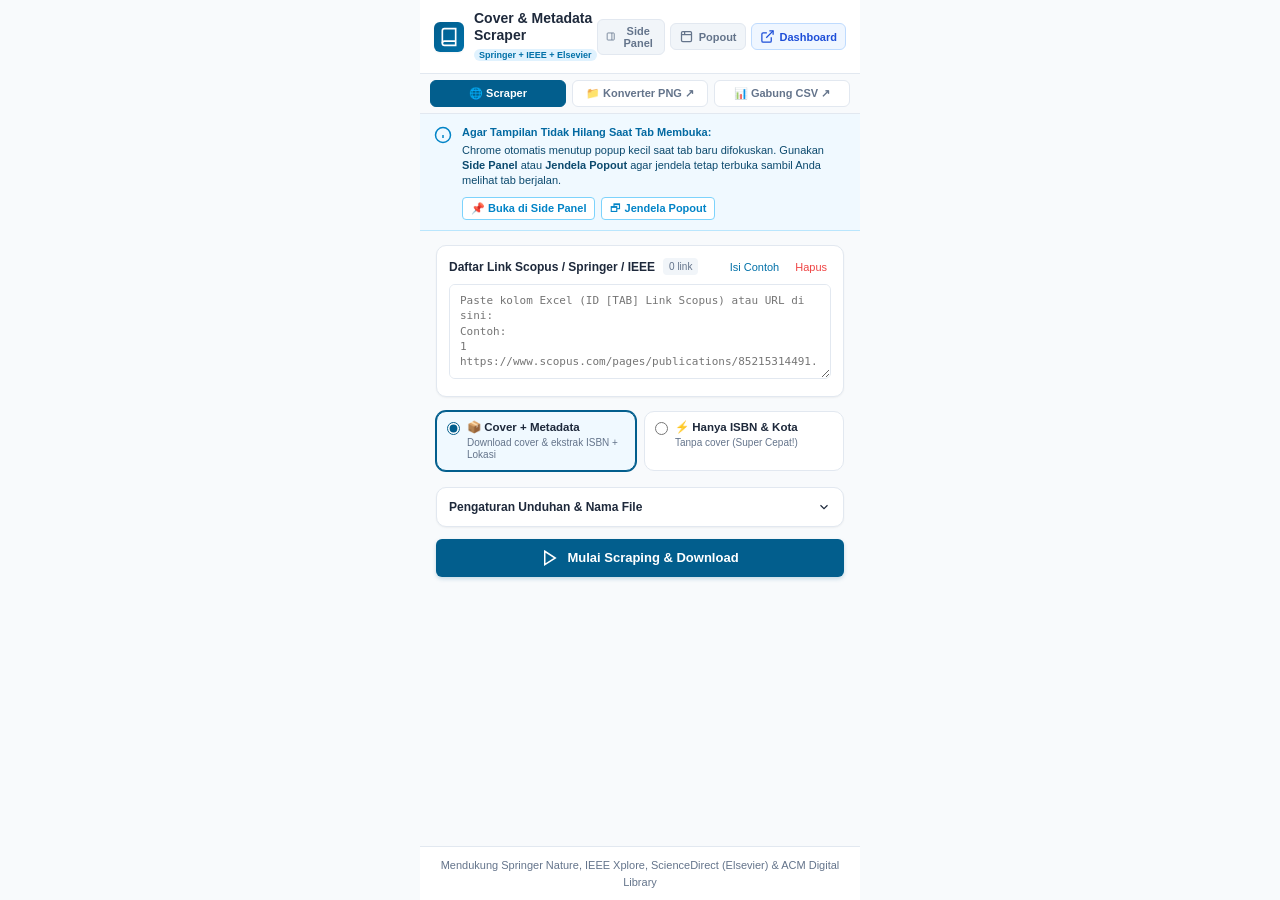
<file: popup/popup.html>
<!DOCTYPE html>
<html lang="id">
<head>
  <meta charset="UTF-8">
  <meta name="viewport" content="width=device-width, initial-scale=1.0">
  <title>Scopus, Springer & IEEE Cover Scraper</title>
  <link rel="stylesheet" href="popup.css">
</head>
<body>
  <div class="app-container">
    <!-- Header -->
    <header class="app-header">
      <div class="header-brand">
        <div class="brand-icon">
          <svg width="20" height="20" viewBox="0 0 24 24" fill="none" stroke="currentColor" stroke-width="2">
            <path d="M4 19.5A2.5 2.5 0 0 1 6.5 17H20"></path>
            <path d="M6.5 2H20v20H6.5A2.5 2.5 0 0 1 4 19.5v-15A2.5 2.5 0 0 1 6.5 2z"></path>
          </svg>
        </div>
        <div class="brand-title">
          <h1>Cover & Metadata Scraper</h1>
          <span class="version-badge">Springer + IEEE + Elsevier</span>
        </div>
      </div>
      <div class="header-tools">
        <button id="btnOpenSidePanel" class="btn-icon" title="Buka di Side Panel (Menempel di samping browser - tidak akan tertutup)">
          <svg width="15" height="15" viewBox="0 0 24 24" fill="none" stroke="currentColor" stroke-width="2">
            <rect x="3" y="3" width="18" height="18" rx="2" ry="2"></rect>
            <line x1="15" y1="3" x2="15" y2="21"></line>
          </svg>
          <span>Side Panel</span>
        </button>
        <button id="btnOpenPopout" class="btn-icon" title="Buka di Jendela Mengambang (Popout terpisah - tidak akan tertutup)">
          <svg width="15" height="15" viewBox="0 0 24 24" fill="none" stroke="currentColor" stroke-width="2">
            <rect x="4" y="4" width="16" height="16" rx="2" ry="2"></rect>
            <line x1="9" y1="4" x2="9" y2="8"></line>
            <line x1="4" y1="9" x2="20" y2="9"></line>
          </svg>
          <span>Popout</span>
        </button>
        <button id="btnOpenDashboard" class="btn-icon btn-dashboard-highlight" title="Buka Dashboard Layar Penuh (Semua Fitur)">
          <svg width="15" height="15" viewBox="0 0 24 24" fill="none" stroke="currentColor" stroke-width="2">
            <path d="M18 13v6a2 2 0 0 1-2 2H5a2 2 0 0 1-2-2V8a2 2 0 0 1 2-2h6"></path>
            <polyline points="15 3 21 3 21 9"></polyline>
            <line x1="10" y1="14" x2="21" y2="3"></line>
          </svg>
          <span>Dashboard</span>
        </button>
      </div>
    </header>

    <!-- Menu Mode Navigasi Cepat -->
    <div class="popup-quick-nav">
      <button id="quickNavScraper" class="quick-nav-btn active" type="button" title="Mode Scraper Link (Aktif di sini)">
        🌐 Scraper
      </button>
      <button id="quickNavConverter" class="quick-nav-btn" type="button" title="Buka Konversi Folder PNG di Tab Baru">
        📁 Konverter PNG ↗
      </button>
      <button id="quickNavMerger" class="quick-nav-btn" type="button" title="Buka Penggabung CSV di Tab Baru">
        📊 Gabung CSV ↗
      </button>
    </div>

    <!-- Info Banner (Hanya aktif jika dibuka di popup bubble biasa) -->
    <div id="popoutBanner" class="popout-banner">
      <div class="popout-banner-icon">
        <svg width="18" height="18" viewBox="0 0 24 24" fill="none" stroke="currentColor" stroke-width="2">
          <circle cx="12" cy="12" r="10"></circle>
          <line x1="12" y1="16" x2="12" y2="12"></line>
          <line x1="12" y1="8" x2="12.01" y2="8"></line>
        </svg>
      </div>
      <div class="popout-banner-body">
        <span class="banner-title">Agar Tampilan Tidak Hilang Saat Tab Membuka:</span>
        <p class="banner-desc">Chrome otomatis menutup popup kecil saat tab baru difokuskan. Gunakan <b>Side Panel</b> atau <b>Jendela Popout</b> agar jendela tetap terbuka sambil Anda melihat tab berjalan.</p>
        <div class="banner-actions">
          <button id="btnBannerSidePanel" type="button" class="btn-banner-action">📌 Buka di Side Panel</button>
          <button id="btnBannerPopout" type="button" class="btn-banner-action">🗗 Jendela Popout</button>
        </div>
      </div>
    </div>

    <!-- Main Content -->
    <main class="app-main">
      <!-- Input Section -->
      <section class="section-card">
        <div class="section-header">
          <label for="urlInput" class="section-title">
            Daftar Link Scopus / Springer / IEEE
            <span id="urlCountBadge" class="count-badge">0 link</span>
          </label>
          <div class="header-actions">
            <button id="btnPasteSample" class="btn-text" type="button">Isi Contoh</button>
            <button id="btnClearInput" class="btn-text btn-text-danger" type="button">Hapus</button>
          </div>
        </div>
        <textarea 
          id="urlInput" 
          placeholder="Paste kolom Excel (ID [TAB] Link Scopus) atau URL di sini:&#10;Contoh:&#10;1	https://www.scopus.com/pages/publications/85215314491...&#10;2	https://www.scopus.com/pages/publications/...&#10;&#10;* Nama file cover (JPG / PDF) otomatis dinamai sesuai ID!"
          rows="5"
        ></textarea>
      </section>

      <!-- Pilihan Mode Scraping: Cover vs Hanya ISBN & Kota -->
      <div class="popup-mode-selector">
        <label class="popup-mode-card" id="popCardFull">
          <input type="radio" name="popupScrapeMode" id="popModeFull" value="full" checked>
          <div class="popup-mode-body">
            <span class="popup-mode-title">📦 Cover + Metadata</span>
            <span class="popup-mode-desc">Download cover & ekstrak ISBN + Lokasi</span>
          </div>
        </label>
        <label class="popup-mode-card" id="popCardMetaOnly">
          <input type="radio" name="popupScrapeMode" id="popModeMetaOnly" value="meta_only">
          <div class="popup-mode-body">
            <span class="popup-mode-title">⚡ Hanya ISBN & Kota</span>
            <span class="popup-mode-desc">Tanpa cover (Super Cepat!)</span>
          </div>
        </label>
      </div>

      <!-- Settings Accordion / Panel -->
      <details class="settings-details">
        <summary class="settings-summary">
          <span>Pengaturan Unduhan & Nama File</span>
          <svg class="chevron-icon" width="14" height="14" viewBox="0 0 24 24" fill="none" stroke="currentColor" stroke-width="2">
            <polyline points="6 9 12 15 18 9"></polyline>
          </svg>
        </summary>
        <div class="settings-content">
          <div class="form-group" id="subfolderFormGroup">
            <label for="subfolderInput">Subfolder Penyimpanan Cover:</label>
            <input type="text" id="subfolderInput" value="book-covers" placeholder="Contoh: book-covers">
            <small class="form-hint">Akan disimpan di: <code>Downloads/[subfolder]/[nama-file]</code></small>
          </div>

          <div class="form-group" id="namingPatternFormGroup">
            <label for="namingPatternSelect">Format Nama File Cover:</label>
            <select id="namingPatternSelect">
              <option value="id_only" selected>Sesuai ID / Nomor (Contoh: 1.pdf / 1.jpg)</option>
              <option value="title">Judul Buku / Conference Saja</option>
              <option value="isbn_title">[ISBN/ID] Judul Buku / Conference</option>
              <option value="index_title">001 - Judul Buku / Conference</option>
            </select>
          </div>

          <div class="form-checkboxes">
            <label class="checkbox-label" style="font-weight: 600; color: #025e8d;">
              <input type="checkbox" id="chkActiveTab" checked>
              <span>Fokuskan Tab (Ikuti proses secara visual)</span>
            </label>
            <label class="checkbox-label" id="chkDownloadCoversLabel">
              <input type="checkbox" id="chkDownloadCovers" checked>
              <span>Unduh file cover otomatis (JPG / PDF)</span>
            </label>
            <label class="checkbox-label">
              <input type="checkbox" id="chkAutoCsv" checked>
              <span>Unduh file CSV otomatis saat selesai</span>
            </label>
          </div>
        </div>
      </details>

      <!-- Action Buttons -->
      <div class="action-buttons">
        <button id="btnStartScraping" class="btn-primary" type="button">
          <svg width="18" height="18" viewBox="0 0 24 24" fill="none" stroke="currentColor" stroke-width="2">
            <polygon points="5 3 19 12 5 21 5 3"></polygon>
          </svg>
          <span id="startScrapingText">Mulai Scraping & Download</span>
        </button>
        <button id="btnSkipCurrent" class="btn-warning hidden" type="button" title="Lewati link ini dan langsung lanjut ke link berikutnya">
          <svg width="15" height="15" viewBox="0 0 24 24" fill="none" stroke="currentColor" stroke-width="2">
            <polygon points="5 4 15 12 5 20 5 4"></polygon>
            <line x1="19" y1="5" x2="19" y2="19"></line>
          </svg>
          <span>Lewati</span>
        </button>
        <button id="btnStopScraping" class="btn-danger hidden" type="button">
          <svg width="16" height="16" viewBox="0 0 24 24" fill="none" stroke="currentColor" stroke-width="2">
            <rect x="6" y="6" width="12" height="12"></rect>
          </svg>
          <span>Stop</span>
        </button>
      </div>

      <!-- Live Progress -->
      <section id="progressSection" class="progress-section hidden">
        <div class="progress-header">
          <span id="progressText" class="progress-text">Memproses...</span>
          <span id="progressPercent" class="progress-percent">0%</span>
        </div>
        <div class="progress-bar-track">
          <div id="progressBarFill" class="progress-bar-fill" style="width: 0%;"></div>
        </div>
        <div id="liveStatusMsg" class="live-status-msg">Menyiapkan tab browser...</div>
      </section>

      <!-- Stats Summary & Export -->
      <section id="summarySection" class="summary-section hidden">
        <div class="stats-grid">
          <div class="stat-card">
            <span class="stat-num" id="statTotal">0</span>
            <span class="stat-label">Total Link</span>
          </div>
          <div class="stat-card stat-success">
            <span class="stat-num" id="statSuccess">0</span>
            <span class="stat-label">Sukses</span>
          </div>
          <div class="stat-card stat-failed">
            <span class="stat-num" id="statFailed">0</span>
            <span class="stat-label">Gagal</span>
          </div>
        </div>

        <div id="popupErrorNumbersBox" class="popup-error-numbers-box hidden" style="margin-bottom:8px;padding:8px 10px;background:#fef2f2;border:1px solid #fecaca;border-radius:6px;">
          <div style="display:flex;align-items:center;justify-content:space-between;gap:6px;margin-bottom:4px;">
            <span style="font-size:11px;font-weight:700;color:#991b1b;">⚠️ Nomor Gagal:</span>
            <button id="btnPopupCopyErrorNums" type="button" class="btn-text" style="font-size:10px;color:#991b1b;padding:2px 6px;border:1px solid #fca5a5;border-radius:4px;background:#fff;cursor:pointer;">📋 Salin Nomor</button>
          </div>
          <div id="popupErrorNumberBadges" style="display:flex;gap:4px;flex-wrap:wrap;font-family:monospace;font-size:11px;font-weight:bold;color:#b91c1c;"></div>
        </div>

        <button id="btnRetryFailed" class="btn-warning hidden" type="button" style="width: 100%; margin-bottom: 8px;">
          <svg width="15" height="15" viewBox="0 0 24 24" fill="none" stroke="currentColor" stroke-width="2">
            <polyline points="1 4 1 10 7 10"></polyline>
            <path d="M3.51 15a9 9 0 1 0 2.13-9.36L1 10"></path>
          </svg>
          <span id="retryFailedText">Coba Lagi Link yang Gagal</span>
        </button>

        <div style="display: flex; gap: 6px; margin-bottom: 8px;">
          <button id="btnPopupCopyTable" class="btn-secondary" type="button" style="flex: 1; font-weight: 600; font-size: 11px; padding: 7px 8px; justify-content: center;" title="Salin seluruh baris tabel saat ini ke clipboard untuk ditempel di Excel atau Google Sheets">
            📋 Salin Tabel
          </button>
          <button id="btnExportCsv" class="btn-primary" type="button" style="flex: 1; font-weight: 600; font-size: 11px; padding: 7px 8px; justify-content: center;">
            📥 Unduh CSV
          </button>
        </div>

        <!-- Live Table Preview -->
        <div id="popupLiveTableBox" class="popup-live-table-box hidden" style="border-top: 1px solid var(--border); padding-top: 6px; margin-top: 4px;">
          <div style="display:flex; justify-content: space-between; align-items:center; margin-bottom: 4px;">
            <span style="font-size: 10px; font-weight: 700; color: #475569;">Tabel Hasil (<span id="popupLiveCount">0</span>):</span>
            <span style="font-size: 9px; color: #64748b;">Bisa langsung dicopy</span>
          </div>
          <div style="max-height: 120px; overflow-y: auto; border: 1px solid var(--border); border-radius: 4px; font-size: 10px; background: #fff;">
            <table style="width: 100%; border-collapse: collapse; text-align: left;">
              <thead style="background: #f8fafc; position: sticky; top: 0; border-bottom: 1px solid var(--border);">
                <tr>
                  <th style="padding: 3px 5px;">ID</th>
                  <th style="padding: 3px 5px;">Elec ISBN</th>
                  <th style="padding: 3px 5px;">Print ISBN</th>
                  <th style="padding: 3px 5px;">Kota</th>
                </tr>
              </thead>
              <tbody id="popupLiveTableBody">
              </tbody>
            </table>
          </div>
        </div>
      </section>
    </main>

    <!-- Footer -->
    <footer class="app-footer">
      <span>Mendukung Springer Nature, IEEE Xplore, ScienceDirect (Elsevier) & ACM Digital Library</span>
    </footer>
  </div>

  <!-- Scripts -->
  <script src="../libs/pdf.min.js"></script>
  <script src="../utils/sanitize.js"></script>
  <script src="../utils/parser.js"></script>
  <script src="../utils/ieee-parser.js"></script>
  <script src="../utils/sciencedirect-parser.js"></script>
  <script src="../utils/acm-parser.js"></script>
  <script src="../utils/spie-parser.js"></script>
  <script src="../utils/igi-parser.js"></script>
  <script src="../utils/ojs-parser.js"></script>
  <script src="../utils/iop-parser.js"></script>
  <script src="../utils/pdf-to-image.js"></script>
  <script src="../utils/isbn-city-extractor.js"></script>
  <script src="../utils/tab-automator.js"></script>
  <script src="../utils/csv-exporter.js"></script>
  <script src="../utils/csv-merger.js"></script>
  <script src="../utils/scraper-engine.js"></script>
  <script src="popup.js"></script>
</body>
</html>
</file>
<file: dashboard/dashboard.css>
:root {
  --primary: #025E8D;
  --primary-hover: #01466a;
  --accent: #0070A8;
  --bg-page: #f1f5f9;
  --surface: #ffffff;
  --border: #e2e8f0;
  --text-main: #0f172a;
  --text-muted: #64748b;
  --success: #10b981;
  --success-bg: #ecfdf5;
  --danger: #ef4444;
  --danger-bg: #fef2f2;
}

* {
  box-sizing: border-box;
  margin: 0;
  padding: 0;
}

body {
  font-family: -apple-system, BlinkMacSystemFont, 'Segoe UI', Roboto, Helvetica, Arial, sans-serif;
  background-color: var(--bg-page);
  color: var(--text-main);
  font-size: 13px;
  line-height: 1.5;
  height: 100vh;
  overflow: hidden;
}

.dashboard-layout {
  display: flex;
  height: 100vh;
  width: 100vw;
}

/* Sidebar */
.sidebar {
  width: 360px;
  background: var(--surface);
  border-right: 1px solid var(--border);
  display: flex;
  flex-direction: column;
  flex-shrink: 0;
  height: 100%;
}

.sidebar-header {
  padding: 16px 20px;
  border-bottom: 1px solid var(--border);
  background: #fdfdfd;
}

.logo {
  display: flex;
  align-items: center;
  gap: 12px;
  color: var(--primary);
}

.logo h2 {
  font-size: 16px;
  font-weight: 700;
  color: var(--text-main);
  line-height: 1.2;
}

.logo .subtitle {
  font-size: 11px;
  color: var(--text-muted);
}

.mode-tabs {
  display: flex;
  background: #e2e8f0;
  border-radius: 6px;
  padding: 3px;
  margin-top: 12px;
  gap: 3px;
}

.mode-tab-btn {
  flex: 1;
  display: flex;
  align-items: center;
  justify-content: center;
  gap: 6px;
  padding: 6px 8px;
  border: none;
  background: transparent;
  font-size: 11px;
  font-weight: 600;
  color: var(--text-muted);
  border-radius: 4px;
  cursor: pointer;
  transition: all 0.15s ease;
}

.mode-tab-btn:hover {
  color: var(--text-main);
}

.mode-tab-btn.active {
  background: #ffffff;
  color: var(--primary);
  box-shadow: 0 1px 3px rgba(0, 0, 0, 0.08);
}

.sidebar-content {
  padding: 16px 20px;
  overflow-y: auto;
  display: flex;
  flex-direction: column;
  gap: 16px;
  flex: 1;
}

.panel-box {
  background: #f8fafc;
  border: 1px solid var(--border);
  border-radius: 8px;
  padding: 12px 14px;
  display: flex;
  flex-direction: column;
  gap: 8px;
}

.panel-header {
  display: flex;
  align-items: center;
  justify-content: space-between;
}

.panel-header label,
.panel-title {
  font-size: 12px;
  font-weight: 700;
  color: var(--text-main);
}

.badge {
  font-size: 10px;
  background: #e2e8f0;
  color: var(--text-muted);
  padding: 2px 6px;
  border-radius: 4px;
  font-weight: 600;
}

textarea {
  width: 100%;
  border: 1px solid var(--border);
  border-radius: 6px;
  padding: 8px 10px;
  font-family: ui-monospace, SFMono-Regular, Menlo, Monaco, Consolas, monospace;
  font-size: 11px;
  line-height: 1.4;
  resize: vertical;
  color: var(--text-main);
  outline: none;
  background: #ffffff;
}

textarea:focus {
  border-color: var(--accent);
  box-shadow: 0 0 0 2px rgba(0, 112, 168, 0.15);
}

.input-actions {
  display: flex;
  gap: 6px;
  flex-wrap: wrap;
}

.btn-sm {
  font-size: 11px;
  font-weight: 500;
  padding: 4px 8px;
  border-radius: 4px;
  cursor: pointer;
  border: 1px solid var(--border);
  background: white;
  color: var(--text-main);
  transition: all 0.15s;
}

.btn-sm:hover {
  background: #f1f5f9;
}

.btn-ghost-danger {
  color: var(--danger);
  border-color: #fecaca;
}

.btn-ghost-danger:hover {
  background: #fef2f2;
}

/* Mode Scraping Cards in Dashboard */
.dash-mode-options {
  display: flex;
  flex-direction: column;
  gap: 8px;
  margin-top: 4px;
}

.dash-mode-card {
  display: flex;
  align-items: flex-start;
  gap: 10px;
  padding: 10px 12px;
  background: #ffffff;
  border: 1.5px solid var(--border);
  border-radius: 6px;
  cursor: pointer;
  transition: all 0.2s ease;
  user-select: none;
}

.dash-mode-card:hover {
  border-color: #94a3b8;
  background: #f8fafc;
}

.dash-mode-card:has(input:checked) {
  border-color: var(--primary);
  background: #f0f9ff;
  box-shadow: 0 0 0 1px var(--primary);
}

.dash-mode-card input[type="radio"] {
  margin-top: 3px;
  accent-color: var(--primary);
  flex-shrink: 0;
  cursor: pointer;
}

.dash-mode-info {
  display: flex;
  flex-direction: column;
}

.dash-mode-title {
  font-size: 12px;
  font-weight: 700;
  color: var(--text-main);
  display: flex;
  align-items: center;
  gap: 6px;
}

.dash-mode-desc {
  font-size: 11px;
  color: var(--text-muted);
  line-height: 1.35;
  margin-top: 2px;
}

.form-item {
  display: flex;
  flex-direction: column;
  gap: 4px;
}

.form-item label {
  font-size: 11px;
  font-weight: 600;
  color: var(--text-muted);
}

.form-item input,
.form-item select {
  padding: 6px 10px;
  border: 1px solid var(--border);
  border-radius: 6px;
  font-size: 12px;
  background: white;
  outline: none;
}

.form-item input:focus,
.form-item select:focus {
  border-color: var(--accent);
}

.hint {
  font-size: 10px;
  color: var(--text-muted);
}

.hint code {
  background: #e2e8f0;
  padding: 1px 4px;
  border-radius: 3px;
}

.form-checkboxes {
  display: flex;
  flex-direction: column;
  gap: 6px;
  margin-top: 4px;
}

.chk-label {
  display: flex;
  align-items: center;
  gap: 8px;
  font-size: 11px;
  cursor: pointer;
}

.action-panel {
  display: flex;
  flex-direction: column;
  gap: 8px;
  margin-top: auto;
}

.btn-primary {
  display: flex;
  align-items: center;
  justify-content: center;
  gap: 8px;
  background: var(--primary);
  color: white;
  border: none;
  border-radius: 6px;
  padding: 10px 16px;
  font-size: 13px;
  font-weight: 600;
  cursor: pointer;
  transition: background-color 0.2s;
  box-shadow: 0 2px 4px rgba(2, 94, 141, 0.2);
}

.btn-primary:hover:not(:disabled) {
  background: var(--primary-hover);
}

.btn-primary:disabled {
  background: #94a3b8;
  cursor: not-allowed;
  box-shadow: none;
}

.btn-danger {
  display: flex;
  align-items: center;
  justify-content: center;
  gap: 6px;
  background: var(--danger);
  color: white;
  border: none;
  border-radius: 6px;
  padding: 10px 16px;
  font-size: 13px;
  font-weight: 600;
  cursor: pointer;
}

.btn-danger:hover {
  background: #dc2626;
}

.btn-warning {
  display: flex;
  align-items: center;
  justify-content: center;
  gap: 6px;
  background: #f59e0b;
  color: white;
  border: none;
  border-radius: 6px;
  padding: 10px 16px;
  font-size: 13px;
  font-weight: 600;
  cursor: pointer;
  transition: background-color 0.2s;
}

.btn-warning:hover {
  background: #d97706;
}

/* Main Board */
.main-board {
  flex: 1;
  display: flex;
  flex-direction: column;
  height: 100%;
  min-height: 0;
  min-width: 0;
  overflow: hidden;
  padding: 20px 24px;
  gap: 16px;
}

.main-tab-content {
  flex: 1;
  display: flex;
  flex-direction: column;
  height: 100%;
  min-height: 0;
  min-width: 0;
  overflow: hidden;
  gap: 16px;
}

.main-tab-content.hidden {
  display: none !important;
}

/* Metrics Bar */
.metrics-bar {
  display: flex;
  align-items: center;
  gap: 12px;
}

.metric-card {
  background: var(--surface);
  border: 1px solid var(--border);
  border-radius: 8px;
  padding: 10px 16px;
  min-width: 140px;
}

.m-label {
  font-size: 11px;
  color: var(--text-muted);
  display: block;
}

.m-val {
  font-size: 20px;
  font-weight: 700;
  color: var(--text-main);
}

.metric-success .m-val {
  color: var(--success);
}

.metric-failed .m-val {
  color: var(--danger);
}

.metric-actions {
  margin-left: auto;
}

.btn-outline {
  display: flex;
  align-items: center;
  gap: 8px;
  background: var(--surface);
  border: 1px solid var(--border);
  border-radius: 6px;
  padding: 9px 16px;
  font-size: 12px;
  font-weight: 600;
  color: var(--primary);
  cursor: pointer;
  transition: all 0.2s;
}

.btn-outline:hover:not(:disabled) {
  background: #e0f2fe;
  border-color: #bae6fd;
}

.btn-outline:disabled {
  opacity: 0.5;
  cursor: not-allowed;
}

/* Progress Box */
.progress-box {
  background: var(--surface);
  border: 1px solid var(--border);
  border-radius: 8px;
  padding: 12px 16px;
  display: flex;
  flex-direction: column;
  gap: 6px;
}

.progress-info {
  display: flex;
  justify-content: space-between;
  font-size: 12px;
  font-weight: 600;
}

#dashProgressStatus {
  color: var(--text-main);
  white-space: nowrap;
  overflow: hidden;
  text-overflow: ellipsis;
  max-width: 600px;
}

#dashProgressPercent {
  color: var(--accent);
}

.p-track {
  height: 8px;
  background: #e2e8f0;
  border-radius: 999px;
  overflow: hidden;
}

.p-bar {
  height: 100%;
  background: linear-gradient(90deg, var(--primary), var(--accent));
  transition: width 0.3s;
}

/* Table Container */
.table-container {
  background: var(--surface);
  border: 1px solid var(--border);
  border-radius: 8px;
  flex: 1;
  min-height: 0;
  display: flex;
  flex-direction: column;
  overflow: hidden;
}

.table-header-row {
  padding: 12px 16px;
  border-bottom: 1px solid var(--border);
  display: flex;
  justify-content: space-between;
  align-items: center;
  background: #fdfdfd;
  flex-shrink: 0;
}

.table-header-row h3 {
  font-size: 13px;
  font-weight: 700;
}

.table-note {
  font-size: 11px;
  color: var(--text-muted);
}

.table-scroll {
  flex: 1;
  min-height: 0;
  overflow-y: auto;
  overflow-x: auto;
}

.data-table {
  width: 100%;
  border-collapse: collapse;
  text-align: left;
}

.data-table th {
  background: #f8fafc;
  color: var(--text-muted);
  font-size: 11px;
  font-weight: 600;
  padding: 10px 12px;
  border-bottom: 1px solid var(--border);
  position: sticky;
  top: 0;
  z-index: 5;
}

.data-table td {
  padding: 10px 12px;
  border-bottom: 1px solid #f1f5f9;
  vertical-align: middle;
  font-size: 12px;
}

.data-table tr:hover {
  background: #fbfcfe;
}

/* Cell content */
.cover-thumb-box {
  width: 44px;
  height: 60px;
  border-radius: 4px;
  overflow: hidden;
  background: #e2e8f0;
  border: 1px solid var(--border);
  position: relative;
}

.cover-thumb-img {
  width: 100%;
  height: 100%;
  object-fit: cover;
  transition: transform 0.2s;
  cursor: pointer;
}

.cover-thumb-img:hover {
  transform: scale(1.1);
}

.title-cell {
  display: flex;
  flex-direction: column;
  gap: 2px;
}

.book-title-link {
  font-weight: 600;
  color: var(--primary);
  text-decoration: none;
  line-height: 1.3;
}

.book-title-link:hover {
  text-decoration: underline;
}

.book-subtitle {
  font-size: 11px;
  color: var(--text-muted);
}

.sub-meta {
  font-size: 11px;
  color: var(--text-muted);
}

.badge-status {
  display: inline-block;
  font-size: 10px;
  font-weight: 600;
  padding: 3px 8px;
  border-radius: 999px;
}

.badge-success {
  background: var(--success-bg);
  color: var(--success);
}

.badge-error {
  background: var(--danger-bg);
  color: var(--danger);
}

.btn-action-download {
  font-size: 11px;
  padding: 4px 8px;
  border: 1px solid var(--border);
  background: white;
  border-radius: 4px;
  cursor: pointer;
  color: var(--primary);
  font-weight: 500;
}

.btn-action-download:hover {
  background: #e0f2fe;
}

.empty-row td {
  height: 300px;
  text-align: center;
  border-bottom: none;
}

.empty-state {
  display: flex;
  flex-direction: column;
  align-items: center;
  justify-content: center;
  gap: 8px;
  color: var(--text-muted);
}

.empty-state p {
  font-weight: 600;
  font-size: 14px;
  color: var(--text-main);
}

.empty-state span {
  font-size: 12px;
}

.hidden {
  display: none !important;
}

/* ========================================================
   Error Log Box & Action Toolbar
   ======================================================== */
.error-log-box {
  background: #fef2f2;
  border: 1px solid #fecaca;
  border-left: 4px solid #ef4444;
  border-radius: 8px;
  padding: 14px 18px;
  margin-bottom: 16px;
  display: flex;
  flex-direction: column;
  gap: 12px;
  animation: fadeIn 0.2s ease-in-out;
}

.error-log-header {
  display: flex;
  align-items: center;
  justify-content: space-between;
  gap: 16px;
  flex-wrap: wrap;
}

.error-header-title {
  display: flex;
  align-items: center;
  gap: 10px;
}

.error-header-title h4 {
  font-size: 13px;
  font-weight: 700;
  color: #991b1b;
  line-height: 1.3;
}

.error-summary-desc {
  font-size: 11px;
  color: #b91c1c;
  margin-top: 2px;
}

.error-header-actions {
  display: flex;
  align-items: center;
  gap: 8px;
  flex-wrap: wrap;
}

.btn-copy-action {
  font-size: 11px;
  font-weight: 600;
  padding: 6px 12px;
  border-radius: 6px;
  cursor: pointer;
  border: 1px solid #fca5a5;
  background: #ffffff;
  color: #991b1b;
  transition: all 0.15s ease;
  display: inline-flex;
  align-items: center;
  gap: 6px;
}

.btn-copy-action:hover {
  background: #fee2e2;
  border-color: #f87171;
}

.btn-copy-action.copied {
  background: #10b981 !important;
  border-color: #059669 !important;
  color: #ffffff !important;
}

.btn-copy-primary {
  background: #dc2626;
  border-color: #b91c1c;
  color: #ffffff;
}

.btn-copy-primary:hover {
  background: #b91c1c;
}

.error-badges-row {
  display: flex;
  align-items: center;
  gap: 10px;
  background: #ffffff;
  padding: 8px 12px;
  border-radius: 6px;
  border: 1px solid #fecaca;
  flex-wrap: wrap;
}

.error-badge-label {
  font-size: 11px;
  font-weight: 700;
  color: #7f1d1d;
  white-space: nowrap;
}

.error-badges-container {
  display: flex;
  align-items: center;
  gap: 6px;
  flex-wrap: wrap;
}

.badge-num-error {
  display: inline-flex;
  align-items: center;
  justify-content: center;
  font-family: ui-monospace, SFMono-Regular, Menlo, Monaco, Consolas, monospace;
  font-size: 11px;
  font-weight: 700;
  padding: 2px 8px;
  background: #fee2e2;
  color: #991b1b;
  border: 1px solid #fca5a5;
  border-radius: 4px;
  cursor: pointer;
  transition: transform 0.1s, background 0.1s;
}

.badge-num-error:hover {
  background: #fecaca;
  transform: scale(1.05);
}

.error-details-accordion {
  font-size: 11px;
}

.error-details-summary {
  cursor: pointer;
  color: #b91c1c;
  font-weight: 600;
  user-select: none;
  padding: 4px 0;
}

.error-details-summary:hover {
  color: #7f1d1d;
  text-decoration: underline;
}

.error-details-table-wrap {
  margin-top: 8px;
  max-height: 180px;
  overflow-y: auto;
  border: 1px solid #fecaca;
  border-radius: 6px;
  background: #ffffff;
}

.error-details-table {
  width: 100%;
  border-collapse: collapse;
  font-size: 11px;
}

.error-details-table th {
  background: #fee2e2;
  color: #7f1d1d;
  padding: 6px 10px;
  text-align: left;
  font-weight: 600;
  border-bottom: 1px solid #fecaca;
}

.error-details-table td {
  padding: 6px 10px;
  border-bottom: 1px solid #f1f5f9;
  color: var(--text-main);
  vertical-align: top;
}

.error-details-table tr:last-child td {
  border-bottom: none;
}

.error-details-table a {
  color: var(--primary);
  text-decoration: none;
  word-break: break-all;
}

.error-details-table a:hover {
  text-decoration: underline;
}
</file>
<file: popup/popup.css>
:root {
  --primary-color: #025E8D;
  --primary-hover: #01466a;
  --accent-color: #0070A8;
  --bg-color: #f8fafc;
  --surface-color: #ffffff;
  --text-main: #1e293b;
  --text-muted: #64748b;
  --border-color: #e2e8f0;
  --success-color: #10b981;
  --danger-color: #ef4444;
  --warning-color: #f59e0b;
  --radius-sm: 6px;
  --radius-md: 10px;
  --radius-lg: 14px;
  --shadow-sm: 0 1px 2px rgba(0, 0, 0, 0.05);
  --shadow-md: 0 4px 6px -1px rgba(0, 0, 0, 0.1);
}

* {
  box-sizing: border-box;
  margin: 0;
  padding: 0;
}

body {
  font-family: -apple-system, BlinkMacSystemFont, 'Segoe UI', Roboto, Helvetica, Arial, sans-serif;
  background-color: var(--bg-color);
  color: var(--text-main);
  font-size: 13px;
  line-height: 1.5;
  width: 440px;
  max-width: 100%;
  margin: 0 auto;
  overflow-x: hidden;
}

body.mode-popout,
body.mode-sidepanel {
  width: 100%;
  min-width: 320px;
  min-height: 100vh;
}

.app-container {
  display: flex;
  flex-direction: column;
  min-height: 100vh;
}

/* Header */
.app-header {
  display: flex;
  align-items: center;
  justify-content: space-between;
  padding: 10px 14px;
  background: var(--surface-color);
  border-bottom: 1px solid var(--border-color);
  position: sticky;
  top: 0;
  z-index: 10;
}

.header-brand {
  display: flex;
  align-items: center;
  gap: 10px;
}

.brand-icon {
  width: 30px;
  height: 30px;
  background: linear-gradient(135deg, var(--primary-color), var(--accent-color));
  color: white;
  border-radius: var(--radius-sm);
  display: flex;
  align-items: center;
  justify-content: center;
  box-shadow: var(--shadow-sm);
  flex-shrink: 0;
}

.brand-title h1 {
  font-size: 14px;
  font-weight: 700;
  color: var(--text-main);
  line-height: 1.2;
}

.version-badge {
  font-size: 9px;
  background: #e0f2fe;
  color: var(--accent-color);
  padding: 1px 5px;
  border-radius: 999px;
  font-weight: 600;
}

.header-tools {
  display: flex;
  align-items: center;
  gap: 5px;
}

.btn-icon {
  display: flex;
  align-items: center;
  gap: 5px;
  background: #f1f5f9;
  border: 1px solid var(--border-color);
  border-radius: var(--radius-sm);
  padding: 5px 8px;
  font-size: 11px;
  font-weight: 600;
  color: var(--text-muted);
  cursor: pointer;
  transition: all 0.2s;
}

.btn-icon:hover {
  background: #e2e8f0;
  color: var(--text-main);
  border-color: #cbd5e1;
}

.btn-dashboard-highlight {
  background: #eff6ff;
  border-color: #bfdbfe;
  color: #1d4ed8;
}

.btn-dashboard-highlight:hover {
  background: #dbeafe;
  color: #1e40af;
  border-color: #93c5fd;
}

/* Quick Mode Navigation Bar */
.popup-quick-nav {
  display: flex;
  background: #f8fafc;
  border-bottom: 1px solid var(--border-color);
  padding: 6px 10px;
  gap: 6px;
}

.quick-nav-btn {
  flex: 1;
  display: inline-flex;
  align-items: center;
  justify-content: center;
  gap: 4px;
  padding: 6px 4px;
  font-size: 11px;
  font-weight: 600;
  border-radius: var(--radius-sm);
  border: 1px solid var(--border-color);
  background: #ffffff;
  color: var(--text-muted);
  cursor: pointer;
  transition: all 0.2s ease;
  white-space: nowrap;
}

.quick-nav-btn:hover {
  background: #f1f5f9;
  color: var(--text-main);
  border-color: #cbd5e1;
}

.quick-nav-btn.active {
  background: var(--primary-color);
  color: #ffffff;
  border-color: var(--primary-color);
}

/* Popout / Side Panel Banner */
.popout-banner {
  background: #f0f9ff;
  border-bottom: 1px solid #bae6fd;
  padding: 10px 14px;
  display: flex;
  align-items: flex-start;
  gap: 10px;
  animation: fadeIn 0.3s ease;
}

.popout-banner-icon {
  color: #0284c7;
  flex-shrink: 0;
  margin-top: 2px;
}

.popout-banner-body {
  flex: 1;
}

.banner-title {
  display: block;
  font-size: 11px;
  font-weight: 700;
  color: #0369a1;
  margin-bottom: 2px;
}

.banner-desc {
  font-size: 11px;
  color: #0c4a6e;
  line-height: 1.4;
  margin-bottom: 8px;
}

.banner-actions {
  display: flex;
  gap: 6px;
}

.btn-banner-action {
  background: #ffffff;
  border: 1px solid #7dd3fc;
  border-radius: 4px;
  padding: 4px 8px;
  font-size: 11px;
  font-weight: 600;
  color: #0284c7;
  cursor: pointer;
  transition: all 0.15s;
}

.btn-banner-action:hover {
  background: #0284c7;
  color: #ffffff;
  border-color: #0284c7;
}

/* Main */
.app-main {
  padding: 14px 16px;
  display: flex;
  flex-direction: column;
  gap: 12px;
  flex: 1;
}

.section-card {
  background: var(--surface-color);
  border: 1px solid var(--border-color);
  border-radius: var(--radius-md);
  padding: 12px;
  box-shadow: var(--shadow-sm);
}

.section-header {
  display: flex;
  align-items: center;
  justify-content: space-between;
  margin-bottom: 8px;
}

.section-title {
  font-weight: 600;
  font-size: 12px;
  color: var(--text-main);
  display: flex;
  align-items: center;
  gap: 8px;
}

.count-badge {
  font-size: 10px;
  background: #f1f5f9;
  color: var(--text-muted);
  padding: 1px 6px;
  border-radius: 4px;
  font-weight: 500;
}

.header-actions {
  display: flex;
  gap: 8px;
}

.btn-text {
  background: none;
  border: none;
  font-size: 11px;
  color: var(--accent-color);
  cursor: pointer;
  font-weight: 500;
  padding: 2px 4px;
}

.btn-text:hover {
  text-decoration: underline;
}

.btn-text-danger {
  color: var(--danger-color);
}

textarea {
  width: 100%;
  border: 1px solid var(--border-color);
  border-radius: var(--radius-sm);
  padding: 8px 10px;
  font-family: ui-monospace, SFMono-Regular, Menlo, Monaco, Consolas, monospace;
  font-size: 11px;
  line-height: 1.4;
  resize: vertical;
  color: var(--text-main);
  outline: none;
  transition: border-color 0.2s;
}

textarea:focus {
  border-color: var(--accent-color);
  box-shadow: 0 0 0 2px rgba(0, 112, 168, 0.15);
}

/* Mode Selector Cards */
.popup-mode-selector {
  display: flex;
  gap: 8px;
  margin-top: 2px;
  margin-bottom: 4px;
}

.popup-mode-card {
  flex: 1;
  display: flex;
  align-items: flex-start;
  gap: 7px;
  padding: 8px 10px;
  background: var(--surface-color);
  border: 1.5px solid var(--border-color);
  border-radius: var(--radius-md);
  cursor: pointer;
  transition: all 0.2s ease;
  user-select: none;
}

.popup-mode-card:hover {
  border-color: #94a3b8;
  background: #f8fafc;
}

.popup-mode-card:has(input:checked) {
  border-color: var(--primary-color);
  background: #f0f9ff;
  box-shadow: 0 0 0 1px var(--primary-color);
}

.popup-mode-card input[type="radio"] {
  margin-top: 2px;
  accent-color: var(--primary-color);
  flex-shrink: 0;
  cursor: pointer;
}

.popup-mode-body {
  display: flex;
  flex-direction: column;
}

.popup-mode-title {
  font-size: 11.5px;
  font-weight: 700;
  color: var(--text-main);
  line-height: 1.25;
}

.popup-mode-desc {
  font-size: 10px;
  color: var(--text-muted);
  line-height: 1.25;
  margin-top: 2px;
}

/* Settings Details */
.settings-details {
  background: var(--surface-color);
  border: 1px solid var(--border-color);
  border-radius: var(--radius-md);
  overflow: hidden;
  box-shadow: var(--shadow-sm);
}

.settings-summary {
  display: flex;
  align-items: center;
  justify-content: space-between;
  padding: 10px 12px;
  font-weight: 600;
  font-size: 12px;
  color: var(--text-main);
  cursor: pointer;
  user-select: none;
}

.chevron-icon {
  transition: transform 0.2s;
}

.settings-details[open] .chevron-icon {
  transform: rotate(180deg);
}

.settings-content {
  padding: 10px 12px 14px;
  border-top: 1px solid var(--border-color);
  background: #fdfdfd;
  display: flex;
  flex-direction: column;
  gap: 10px;
}

.form-group {
  display: flex;
  flex-direction: column;
  gap: 4px;
}

.form-group label {
  font-size: 11px;
  font-weight: 500;
  color: var(--text-muted);
}

.form-group input,
.form-group select {
  padding: 6px 10px;
  border: 1px solid var(--border-color);
  border-radius: var(--radius-sm);
  font-size: 12px;
  outline: none;
}

.form-group input:focus,
.form-group select:focus {
  border-color: var(--accent-color);
}

.form-hint {
  font-size: 10px;
  color: var(--text-muted);
}

.form-hint code {
  background: #f1f5f9;
  padding: 1px 4px;
  border-radius: 3px;
}

.form-checkboxes {
  display: flex;
  flex-direction: column;
  gap: 6px;
  margin-top: 4px;
}

.checkbox-label {
  display: flex;
  align-items: center;
  gap: 8px;
  font-size: 11px;
  cursor: pointer;
}

/* Action Buttons */
.action-buttons {
  display: flex;
  gap: 8px;
}

.btn-primary {
  flex: 1;
  display: flex;
  align-items: center;
  justify-content: center;
  gap: 8px;
  background: var(--primary-color);
  color: white;
  border: none;
  border-radius: var(--radius-sm);
  padding: 10px 16px;
  font-size: 13px;
  font-weight: 600;
  cursor: pointer;
  transition: background-color 0.2s;
  box-shadow: 0 2px 4px rgba(2, 94, 141, 0.2);
}

.btn-primary:hover:not(:disabled) {
  background: var(--primary-hover);
}

.btn-primary:disabled {
  background: #94a3b8;
  cursor: not-allowed;
  box-shadow: none;
}

.btn-danger {
  display: flex;
  align-items: center;
  justify-content: center;
  gap: 6px;
  background: var(--danger-color);
  color: white;
  border: none;
  border-radius: var(--radius-sm);
  padding: 10px 16px;
  font-size: 13px;
  font-weight: 600;
  cursor: pointer;
}

.btn-danger:hover {
  background: #dc2626;
}

.btn-warning {
  display: flex;
  align-items: center;
  justify-content: center;
  gap: 6px;
  background: var(--warning-color);
  color: white;
  border: none;
  border-radius: var(--radius-sm);
  padding: 10px 14px;
  font-size: 13px;
  font-weight: 600;
  cursor: pointer;
  transition: background-color 0.2s;
}

.btn-warning:hover {
  background: #d97706;
}

.btn-secondary {
  width: 100%;
  display: flex;
  align-items: center;
  justify-content: center;
  gap: 8px;
  background: #e0f2fe;
  color: var(--primary-color);
  border: 1px solid #bae6fd;
  border-radius: var(--radius-sm);
  padding: 9px 14px;
  font-size: 12px;
  font-weight: 600;
  cursor: pointer;
  transition: all 0.2s;
}

.btn-secondary:hover {
  background: #bae6fd;
}

/* Progress */
.progress-section {
  background: var(--surface-color);
  border: 1px solid var(--border-color);
  border-radius: var(--radius-md);
  padding: 12px;
  display: flex;
  flex-direction: column;
  gap: 8px;
  box-shadow: var(--shadow-sm);
}

.progress-header {
  display: flex;
  justify-content: space-between;
  font-size: 11px;
  font-weight: 600;
}

.progress-text {
  color: var(--text-main);
  white-space: nowrap;
  overflow: hidden;
  text-overflow: ellipsis;
  max-width: 320px;
}

.progress-percent {
  color: var(--accent-color);
}

.progress-bar-track {
  height: 8px;
  background: #e2e8f0;
  border-radius: 999px;
  overflow: hidden;
}

.progress-bar-fill {
  height: 100%;
  background: linear-gradient(90deg, var(--primary-color), var(--accent-color));
  transition: width 0.3s ease;
}

.live-status-msg {
  font-size: 11px;
  color: var(--text-muted);
  white-space: nowrap;
  overflow: hidden;
  text-overflow: ellipsis;
}

/* Summary Stats */
.summary-section {
  display: flex;
  flex-direction: column;
  gap: 10px;
}

.stats-grid {
  display: grid;
  grid-template-columns: repeat(3, 1fr);
  gap: 8px;
}

.stat-card {
  background: var(--surface-color);
  border: 1px solid var(--border-color);
  border-radius: var(--radius-sm);
  padding: 8px 10px;
  text-align: center;
}

.stat-num {
  display: block;
  font-size: 16px;
  font-weight: 700;
  color: var(--text-main);
}

.stat-label {
  font-size: 10px;
  color: var(--text-muted);
}

.stat-success .stat-num {
  color: var(--success-color);
}

.stat-failed .stat-num {
  color: var(--danger-color);
}

/* Footer */
.app-footer {
  text-align: center;
  padding: 10px;
  font-size: 11px;
  color: var(--text-muted);
  border-top: 1px solid var(--border-color);
  background: var(--surface-color);
}

.hidden {
  display: none !important;
}
</file>
